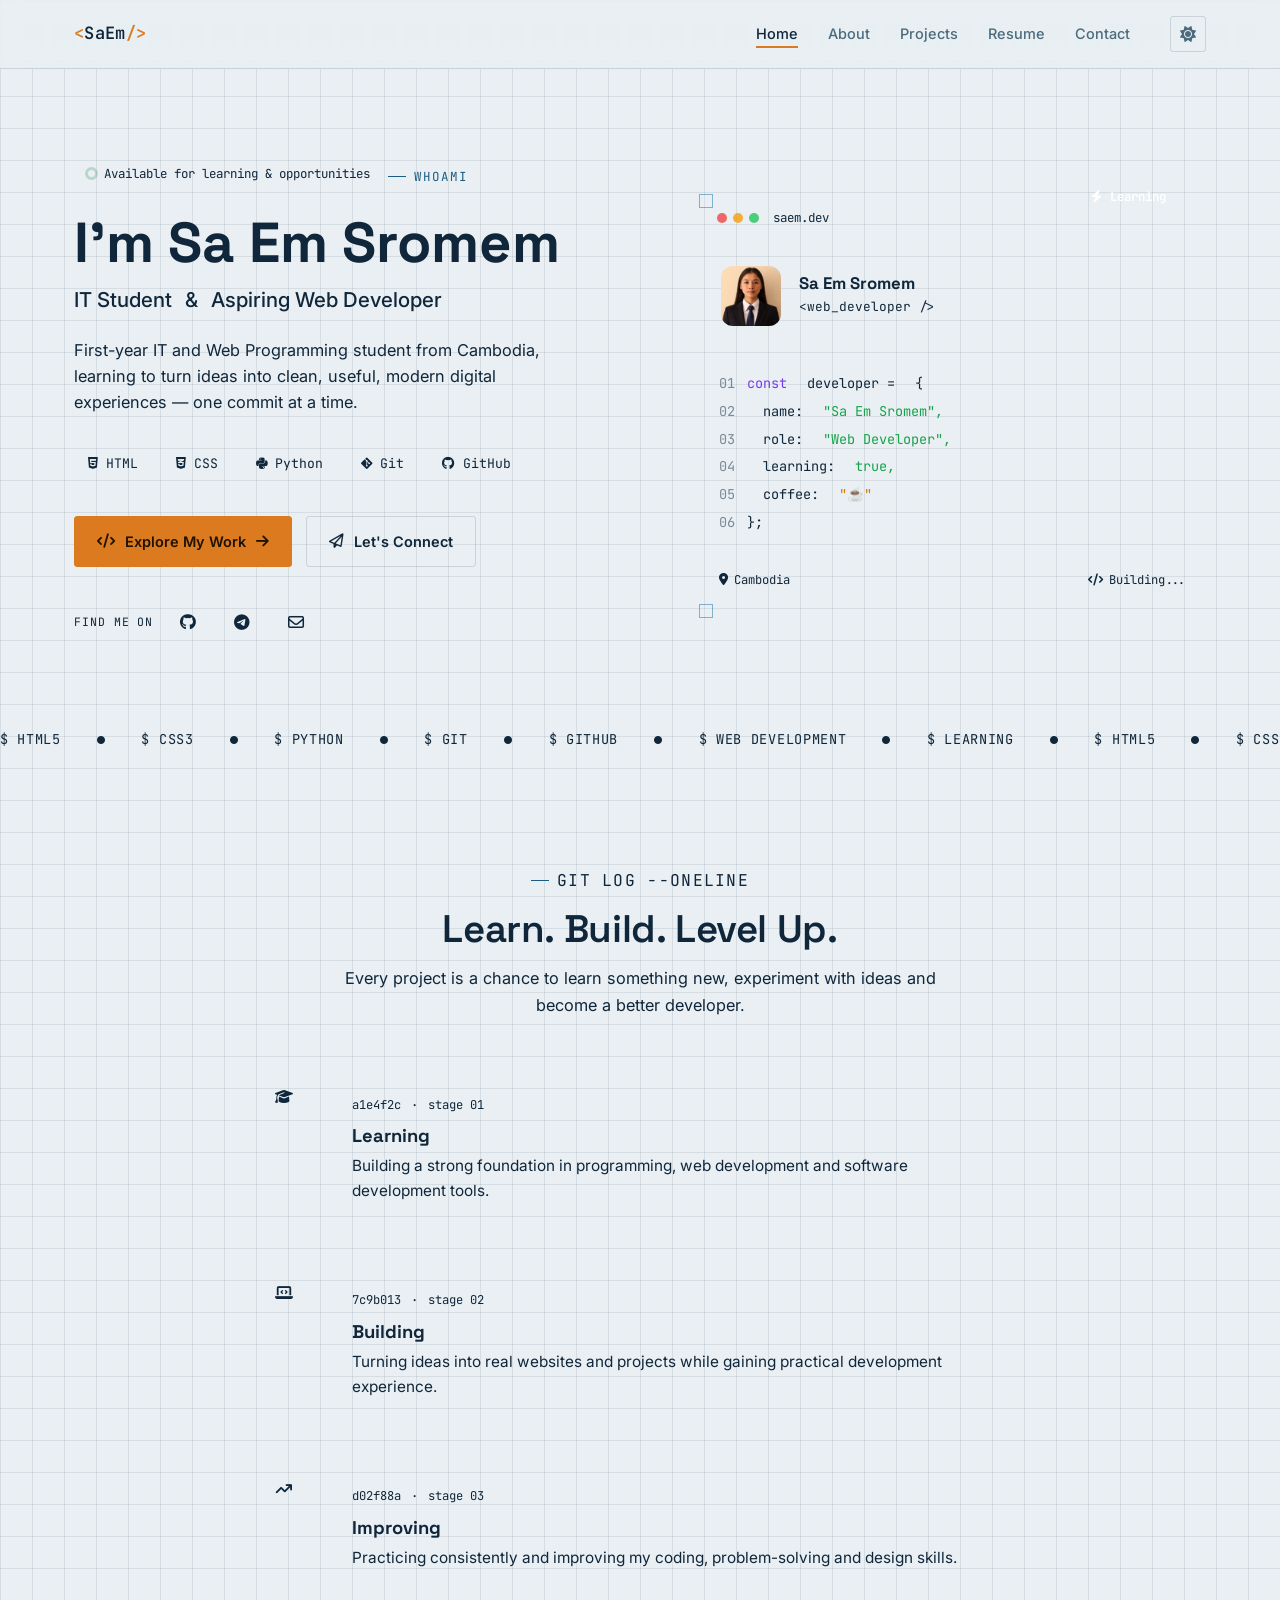
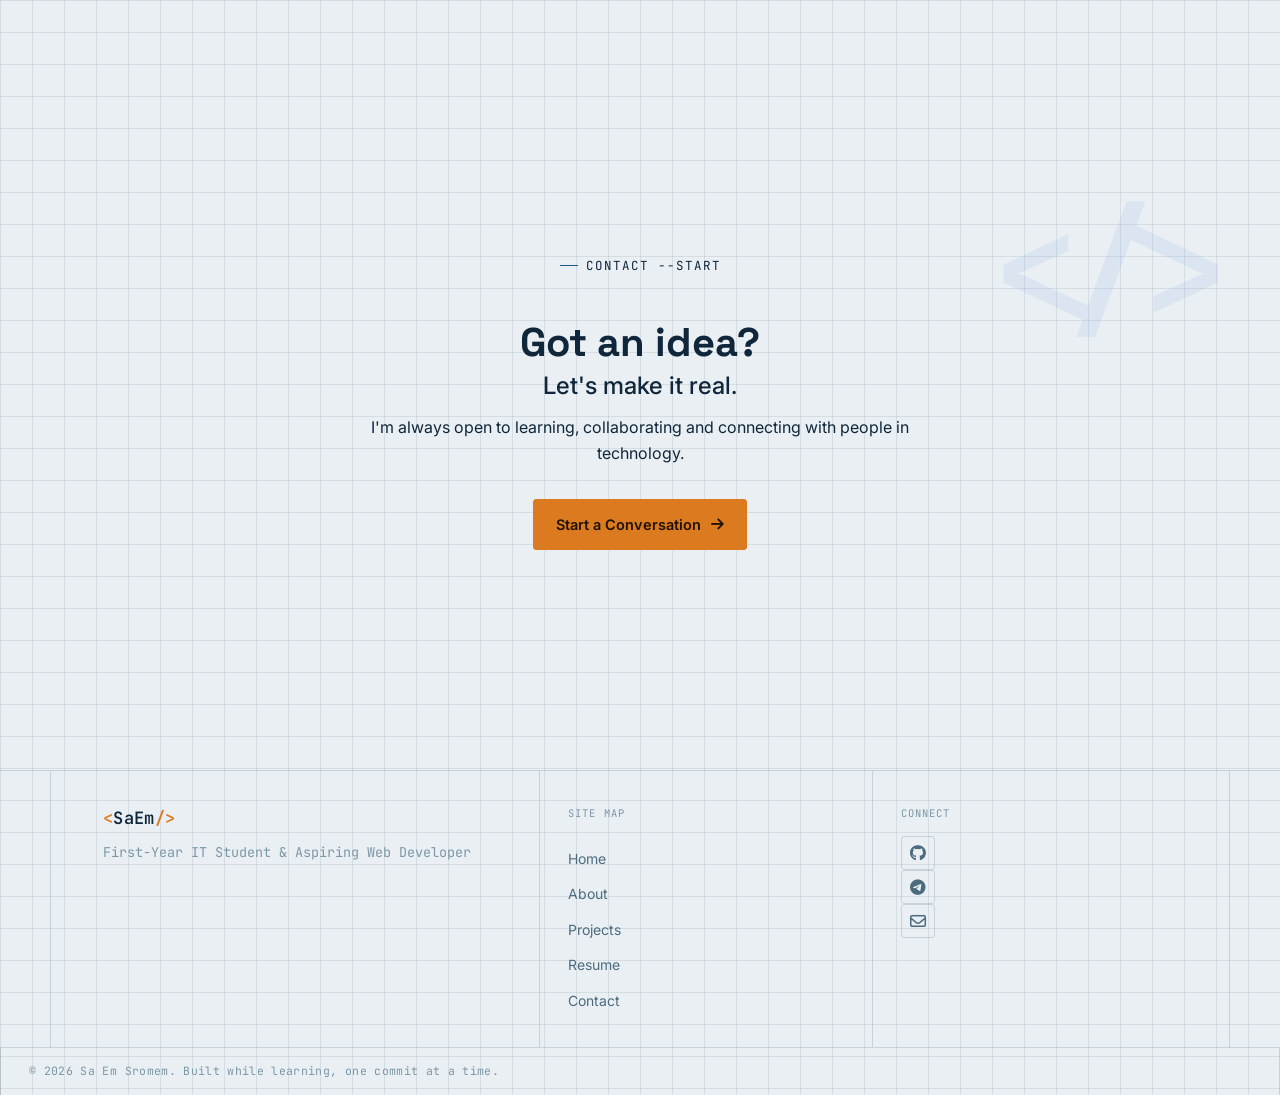
<file: index.html>
<!DOCTYPE html>
<html lang="en">

<head>

  <meta charset="UTF-8">
  <meta name="viewport" content="width=device-width, initial-scale=1.0">
  <meta name="description"
    content="Sa Em Sromem — IT and Web Programming student from Cambodia, building modern websites and learning full-stack development.">
  <meta name="author" content="Sa Em Sromem">
  <meta name="keywords"
    content="Sa Em Sromem, Web Programming, IT Student, Web Developer, Portfolio, Cambodia, HTML, CSS, Python, Git, GitHub">
  <meta name="robots" content="index, follow">
  <meta name="theme-color" content="#2563eb">

  <meta property="og:title" content="Sa Em Sromem | Aspiring Web Developer">
  <meta property="og:description" content="Portfolio of Sa Em Sromem, an IT and Web Programming student from Cambodia.">
  <meta property="og:type" content="website">
  <meta property="og:image" content="assets/images/profile.jpg">

  <title>Sa Em Sromem | Aspiring Web Developer</title>

  <link rel="preconnect" href="https://fonts.googleapis.com">
  <link rel="preconnect" href="https://fonts.gstatic.com" crossorigin>
  <link
    href="https://fonts.googleapis.com/css2?family=Space+Grotesk:wght@500;600;700&family=Inter:wght@400;500;600;700&family=JetBrains+Mono:wght@400;500;600&display=swap"
    rel="stylesheet">
  <link rel="stylesheet" href="https://cdnjs.cloudflare.com/ajax/libs/font-awesome/6.5.2/css/all.min.css">

  <link rel="stylesheet" href="css/style.css">
  <link rel="stylesheet" href="css/dark-mode.css">
  <link rel="stylesheet" href="css/responsive.css">
  <link rel="stylesheet" href="css/home.css">

</head>

<body>

  <header>
    <nav class="navbar" aria-label="Main navigation">
      <div class="container">

        <a href="index.html" class="nav-logo" aria-label="Sa Em Sromem Home">
          <span class="bracket">&lt;</span>SaEm<span class="bracket">/&gt;</span>
        </a>

        <div class="nav-menu">
          <ul class="nav-links">
            <li><a href="index.html" class="active" aria-current="page">Home</a></li>
            <li><a href="pages/about.html">About</a></li>
            <li><a href="pages/projects.html">Projects</a></li>
            <li><a href="pages/resume.html">Resume</a></li>
            <li><a href="pages/contact.html">Contact</a></li>
          </ul>

          <div class="nav-actions">
            <button class="theme-toggle" type="button" aria-label="Toggle dark mode" aria-pressed="false">
              <i class="fa-solid fa-sun icon-sun" aria-hidden="true"></i>
              <i class="fa-solid fa-moon icon-moon" aria-hidden="true"></i>
            </button>
            <button class="hamburger" type="button" aria-label="Open navigation menu" aria-expanded="false">
              <span></span><span></span><span></span>
            </button>
          </div>
        </div>

      </div>
    </nav>
  </header>

  <main>

    <!-- HERO -->
    <section class="hero-section" aria-labelledby="hero-title">
      <div class="container hero-grid">

        <div class="hero-content reveal">

          <div class="hero-status">
            <span class="status-dot"></span>
            <span>Available for learning &amp; opportunities</span>
          </div>

          <p class="eyebrow">whoami</p>

          <h1 id="hero-title">I'm <span class="gradient-text">Sa Em Sromem</span></h1>

          <p class="hero-role">
            IT Student <span class="divider">&amp;</span> Aspiring Web Developer
          </p>

          <p class="hero-text">
            First-year IT and Web Programming student from Cambodia, learning to turn
            ideas into clean, useful, modern digital experiences — one commit at a time.
          </p>

          <div class="hero-tech-stack">
            <span><i class="fa-brands fa-html5"></i> HTML</span>
            <span><i class="fa-brands fa-css3-alt"></i> CSS</span>
            <span><i class="fa-brands fa-python"></i> Python</span>
            <span><i class="fa-brands fa-git-alt"></i> Git</span>
            <span><i class="fa-brands fa-github"></i> GitHub</span>
          </div>

          <div class="hero-actions">
            <a href="pages/projects.html" class="btn btn-primary">
              <i class="fa-solid fa-code"></i> Explore My Work <i class="fa-solid fa-arrow-right"></i>
            </a>
            <a href="pages/contact.html" class="btn btn-secondary">
              <i class="fa-regular fa-paper-plane"></i> Let's Connect
            </a>
          </div>

          <div class="hero-socials" aria-label="Social media links">
            <span class="social-label">FIND ME ON</span>
            <a href="https://github.com/saemsromem-cloud" target="_blank" rel="noopener noreferrer"
              aria-label="GitHub"><i class="fa-brands fa-github"></i></a>
            <a href="https://t.me/Em_Programming" target="_blank" rel="noopener noreferrer" aria-label="Telegram"><i
                class="fa-brands fa-telegram"></i></a>
            <a href="mailto:saemsromem@gmail.com" aria-label="Email"><i class="fa-regular fa-envelope"></i></a>
          </div>

        </div>

        <div class="hero-image-wrap reveal">

          <div class="developer-card">

            <div class="developer-card-top">
              <div class="window-dots"><span></span><span></span><span></span></div>
              <span class="window-title">saem.dev</span>
            </div>

            <div class="developer-profile">
              <div class="profile-ring">
                <img src="assets/images/profile.jpg" alt="Sa Em Sromem, IT and Web Programming student" width="64"
                  height="64" loading="eager">
              </div>
              <div class="profile-info">
                <h3>Sa Em Sromem</h3>
                <p>&lt;web_developer /&gt;</p>
              </div>
            </div>

            <div class="code-window">
              <div class="code-line"><span class="code-number">01</span><span class="code-purple">const</span><span
                  class="code-white">&nbsp;developer&nbsp;=</span><span class="code-blue">&nbsp;{</span></div>
              <div class="code-line"><span class="code-number">02</span><span
                  class="code-white">&nbsp;&nbsp;name:</span><span class="code-green">&nbsp;"Sa Em Sromem",</span></div>
              <div class="code-line"><span class="code-number">03</span><span
                  class="code-white">&nbsp;&nbsp;role:</span><span class="code-green">&nbsp;"Web Developer",</span>
              </div>
              <div class="code-line"><span class="code-number">04</span><span
                  class="code-white">&nbsp;&nbsp;learning:</span><span class="code-green">&nbsp;true,</span></div>
              <div class="code-line"><span class="code-number">05</span><span
                  class="code-white">&nbsp;&nbsp;coffee:</span><span class="code-orange">&nbsp;"☕"</span></div>
              <div class="code-line"><span class="code-number">06</span><span class="code-blue">};</span><span
                  class="caret"></span></div>
            </div>

            <div class="developer-card-bottom">
              <span><i class="fa-solid fa-location-dot"></i> Cambodia</span>
              <span><i class="fa-solid fa-code"></i> Building...</span>
            </div>

          </div>

          <div class="floating-badge">
            <i class="fa-solid fa-bolt"></i>
            <span>Learning</span>
          </div>

        </div>

      </div>
    </section>

    <!-- MARQUEE -->
    <section class="tech-marquee" aria-label="Technologies">
      <div class="marquee-track">
        <span>HTML5</span><i class="fa-solid fa-circle"></i>
        <span>CSS3</span><i class="fa-solid fa-circle"></i>
        <span>PYTHON</span><i class="fa-solid fa-circle"></i>
        <span>GIT</span><i class="fa-solid fa-circle"></i>
        <span>GITHUB</span><i class="fa-solid fa-circle"></i>
        <span>WEB DEVELOPMENT</span><i class="fa-solid fa-circle"></i>
        <span>LEARNING</span><i class="fa-solid fa-circle"></i>
        <span>HTML5</span><i class="fa-solid fa-circle"></i>
        <span>CSS3</span><i class="fa-solid fa-circle"></i>
        <span>PYTHON</span><i class="fa-solid fa-circle"></i>
        <span>GIT</span><i class="fa-solid fa-circle"></i>
        <span>GITHUB</span><i class="fa-solid fa-circle"></i>
        <span>WEB DEVELOPMENT</span><i class="fa-solid fa-circle"></i>
        <span>LEARNING</span><i class="fa-solid fa-circle"></i>
      </div>
    </section>

    <!-- WHAT I DO -->
    <section class="section container" aria-labelledby="intro-title">

      <div class="section-heading reveal">
        <p class="eyebrow">git log --oneline</p>
        <h2 id="intro-title">Learn. Build. Level Up.</h2>
        <p>Every project is a chance to learn something new, experiment with ideas and become a better developer.</p>
      </div>

      <div class="journey-log">

        <div class="journey-item reveal">
          <div class="journey-node"><i class="fa-solid fa-graduation-cap"></i></div>
          <div class="journey-body">
            <div class="journey-meta"><span class="hash">a1e4f2c</span><span>·</span><span>stage 01</span></div>
            <h3>Learning</h3>
            <p>Building a strong foundation in programming, web development and software development tools.</p>
          </div>
        </div>

        <div class="journey-item reveal">
          <div class="journey-node"><i class="fa-solid fa-laptop-code"></i></div>
          <div class="journey-body">
            <div class="journey-meta"><span class="hash">7c9b013</span><span>·</span><span>stage 02</span></div>
            <h3>Building</h3>
            <p>Turning ideas into real websites and projects while gaining practical development experience.</p>
          </div>
        </div>

        <div class="journey-item reveal">
          <div class="journey-node"><i class="fa-solid fa-arrow-trend-up"></i></div>
          <div class="journey-body">
            <div class="journey-meta"><span class="hash">d02f88a</span><span>·</span><span>stage 03</span></div>
            <h3>Improving</h3>
            <p>Practicing consistently and improving my coding, problem-solving and design skills.</p>
          </div>
        </div>

      </div>

    </section>

    <!-- CTA -->
    <section class="section container" aria-labelledby="cta-title">
      <div class="modern-cta reveal">
        <div class="cta-decoration">&lt;/&gt;</div>
        <div class="cta-content">
          <p class="eyebrow" style="justify-content:center;">contact --start</p>
          <h2 id="cta-title">Got an idea?<span>Let's make it real.</span></h2>
          <p>I'm always open to learning, collaborating and connecting with people in technology.</p>
          <a href="pages/contact.html" class="btn btn-primary">Start a Conversation <i
              class="fa-solid fa-arrow-right"></i></a>
        </div>
      </div>
    </section>

  </main>

  <footer class="footer">
    <div class="container">

      <div class="footer-brand">
        <a href="index.html" class="nav-logo" aria-label="Sa Em Sromem Home">
          <span class="bracket">&lt;</span>SaEm<span class="bracket">/&gt;</span>
        </a>
        <p>First-Year IT Student &amp; Aspiring Web Developer</p>
      </div>

      <ul class="footer-links">
        <li><a href="index.html">Home</a></li>
        <li><a href="pages/about.html">About</a></li>
        <li><a href="pages/projects.html">Projects</a></li>
        <li><a href="pages/resume.html">Resume</a></li>
        <li><a href="pages/contact.html">Contact</a></li>
      </ul>

      <div class="footer-social" aria-label="Social media links">
        <a href="https://github.com/saemsromem-cloud" target="_blank" rel="noopener noreferrer" aria-label="GitHub"><i
            class="fa-brands fa-github"></i></a>
        <a href="https://t.me/Em_Programming" target="_blank" rel="noopener noreferrer" aria-label="Telegram"><i
            class="fa-brands fa-telegram"></i></a>
        <a href="mailto:saemsromem@gmail.com" aria-label="Email"><i class="fa-regular fa-envelope"></i></a>
      </div>

    </div>

    <p class="footer-bottom">&copy; <span data-current-year></span> Sa Em Sromem. Built while learning, one commit at a
      time.</p>
  </footer>

  <script src="js/script.js"></script>

</body>

</html>
</file>
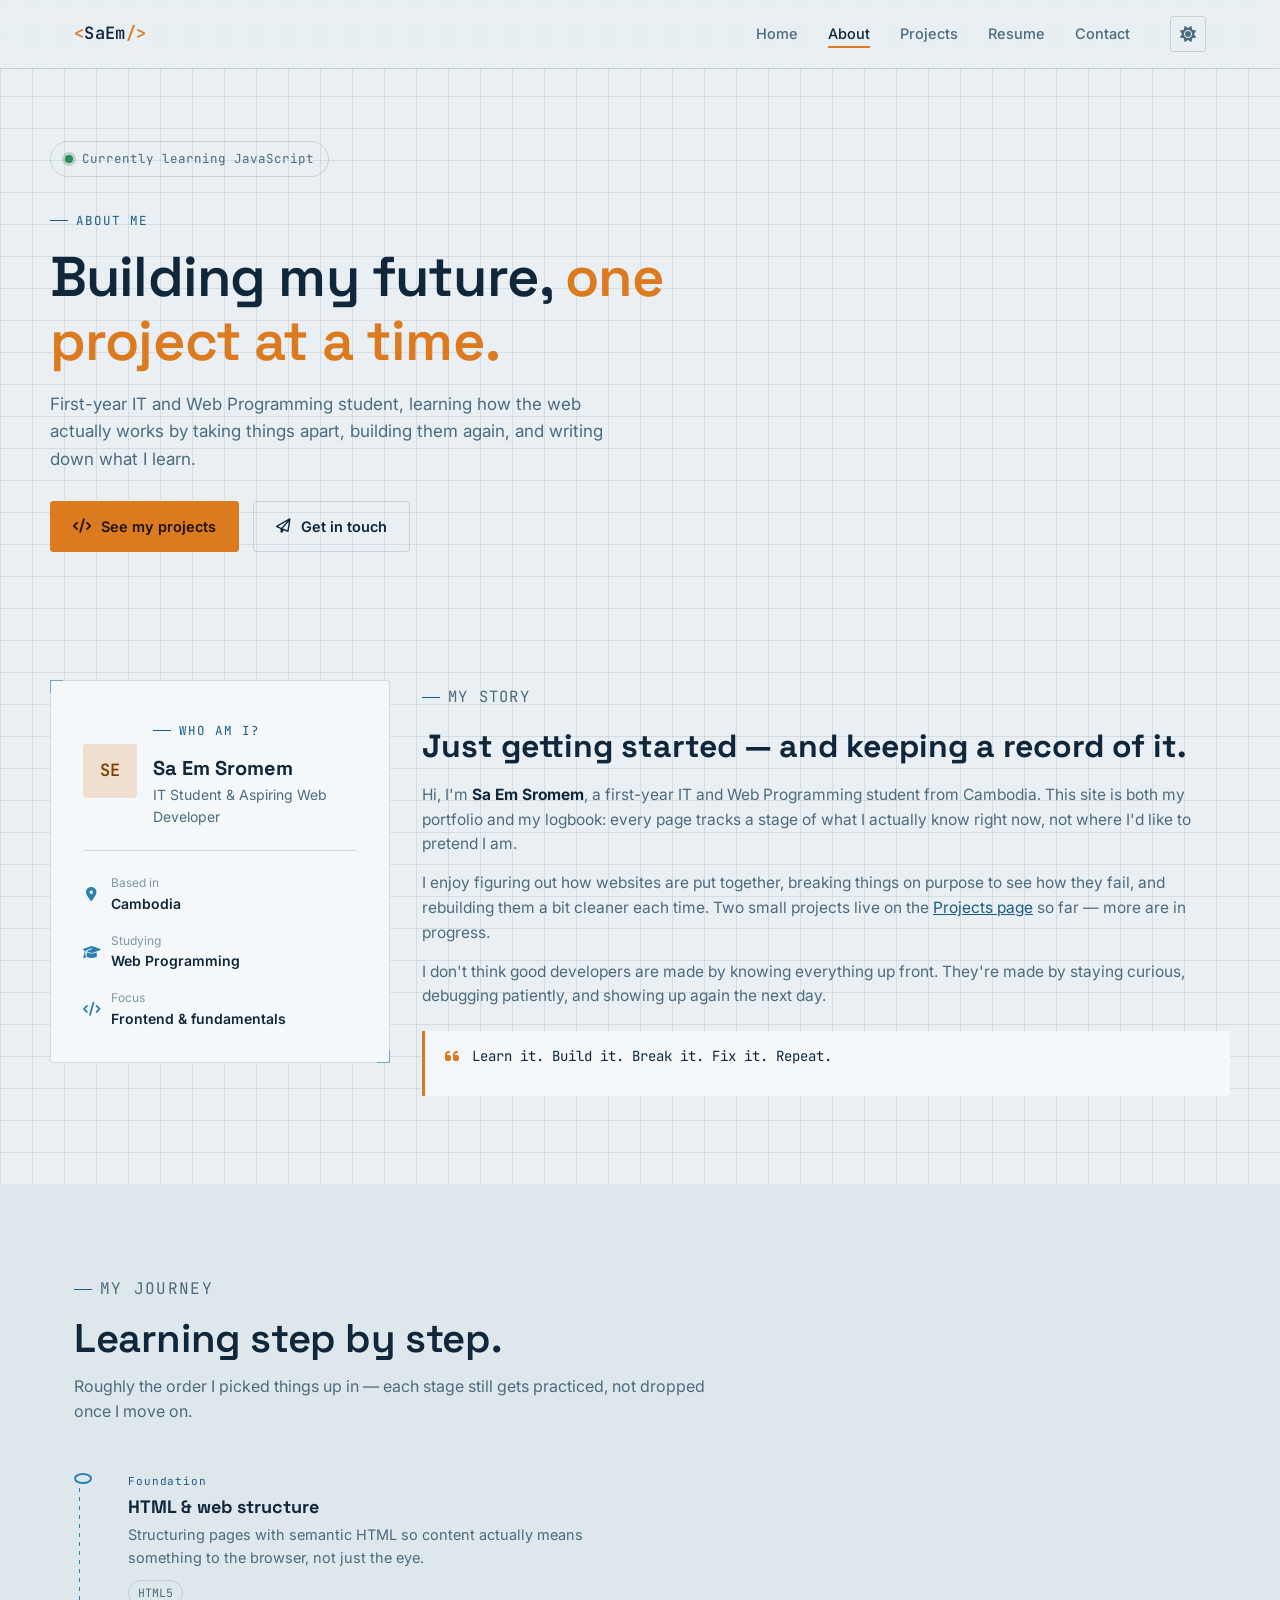
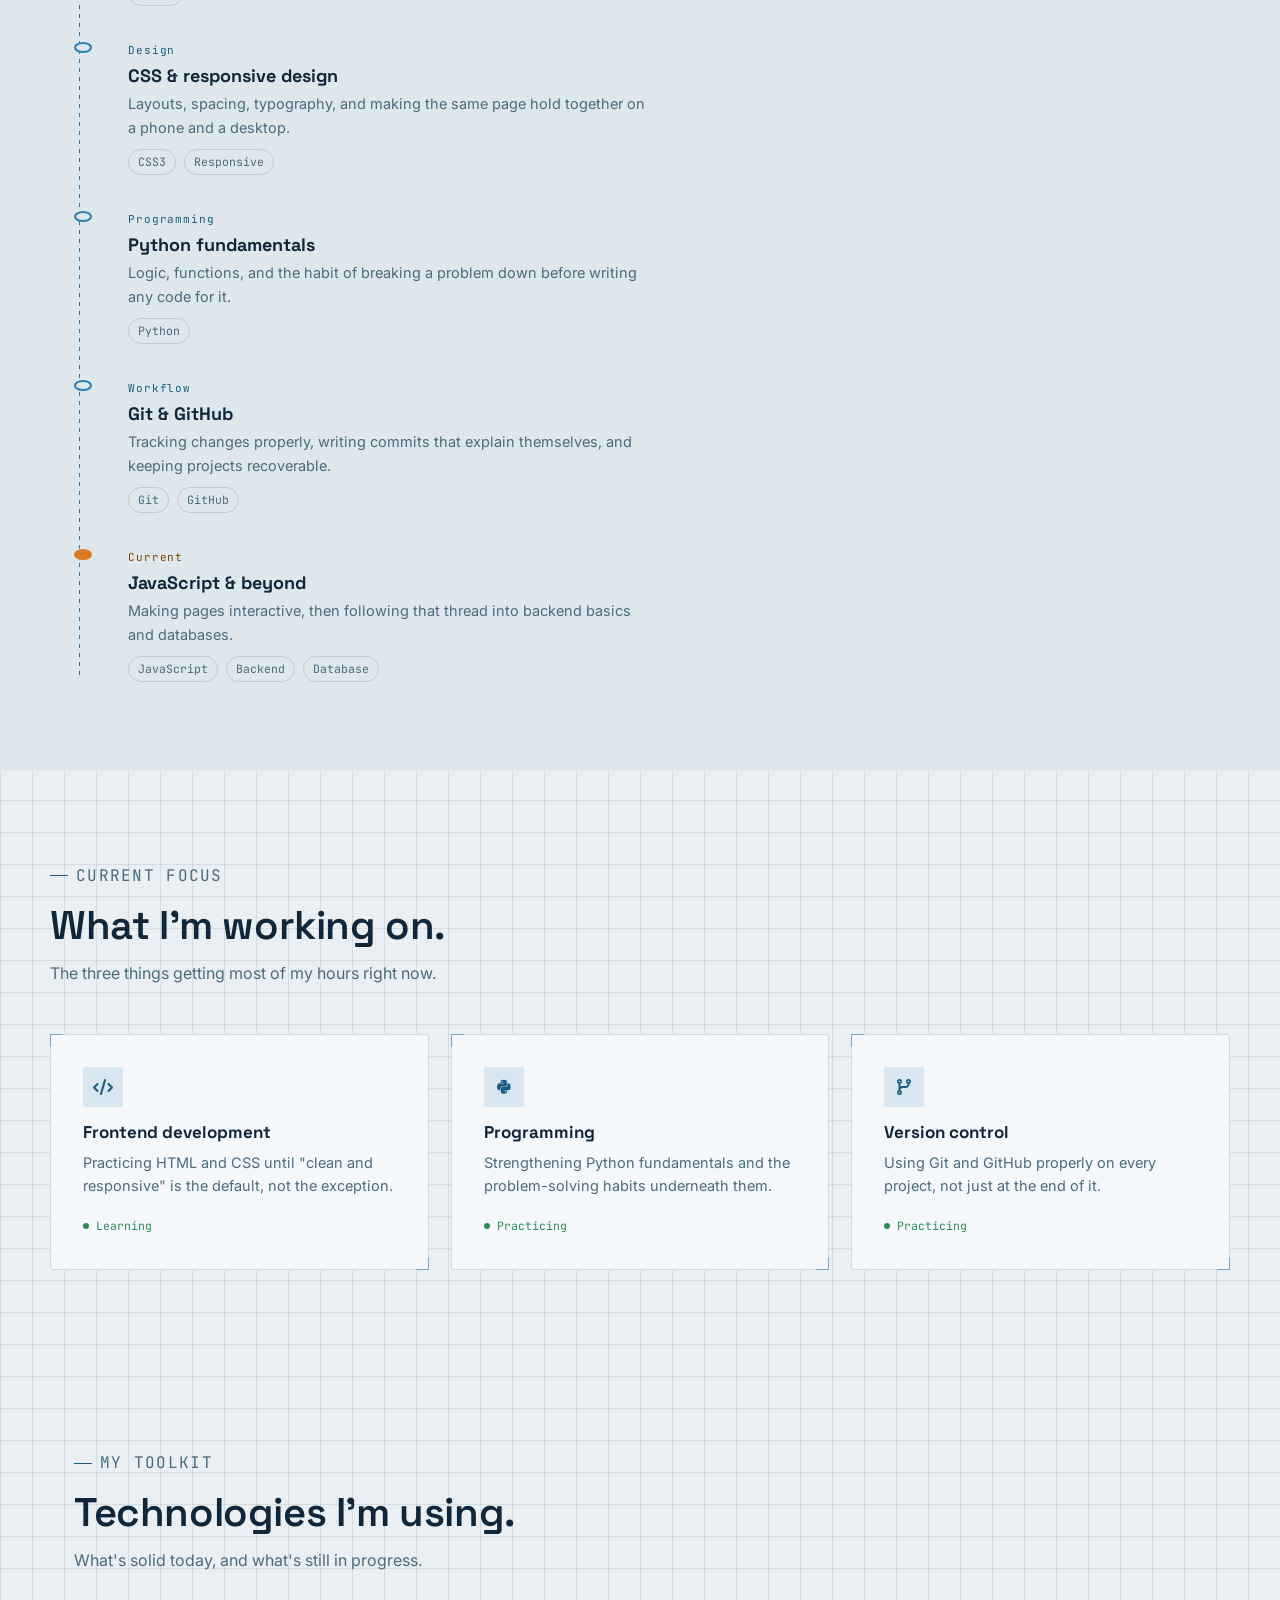
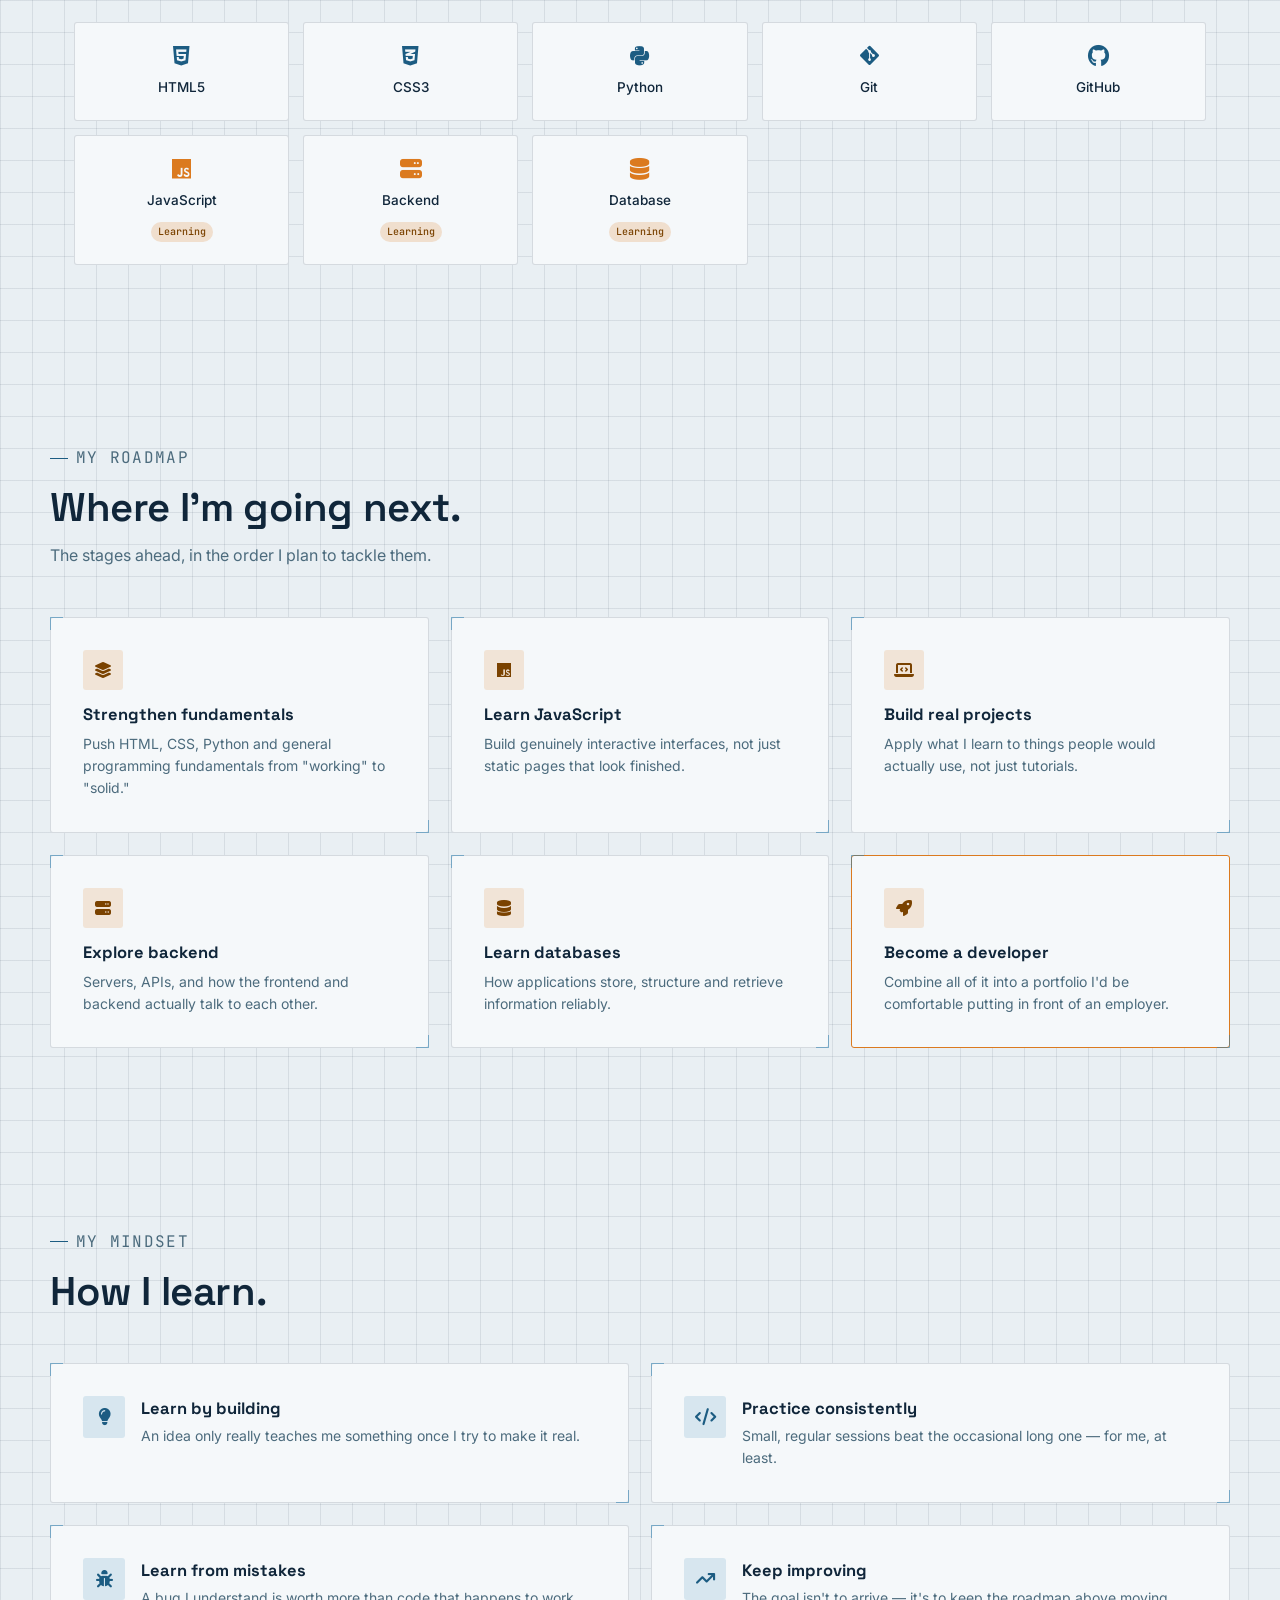
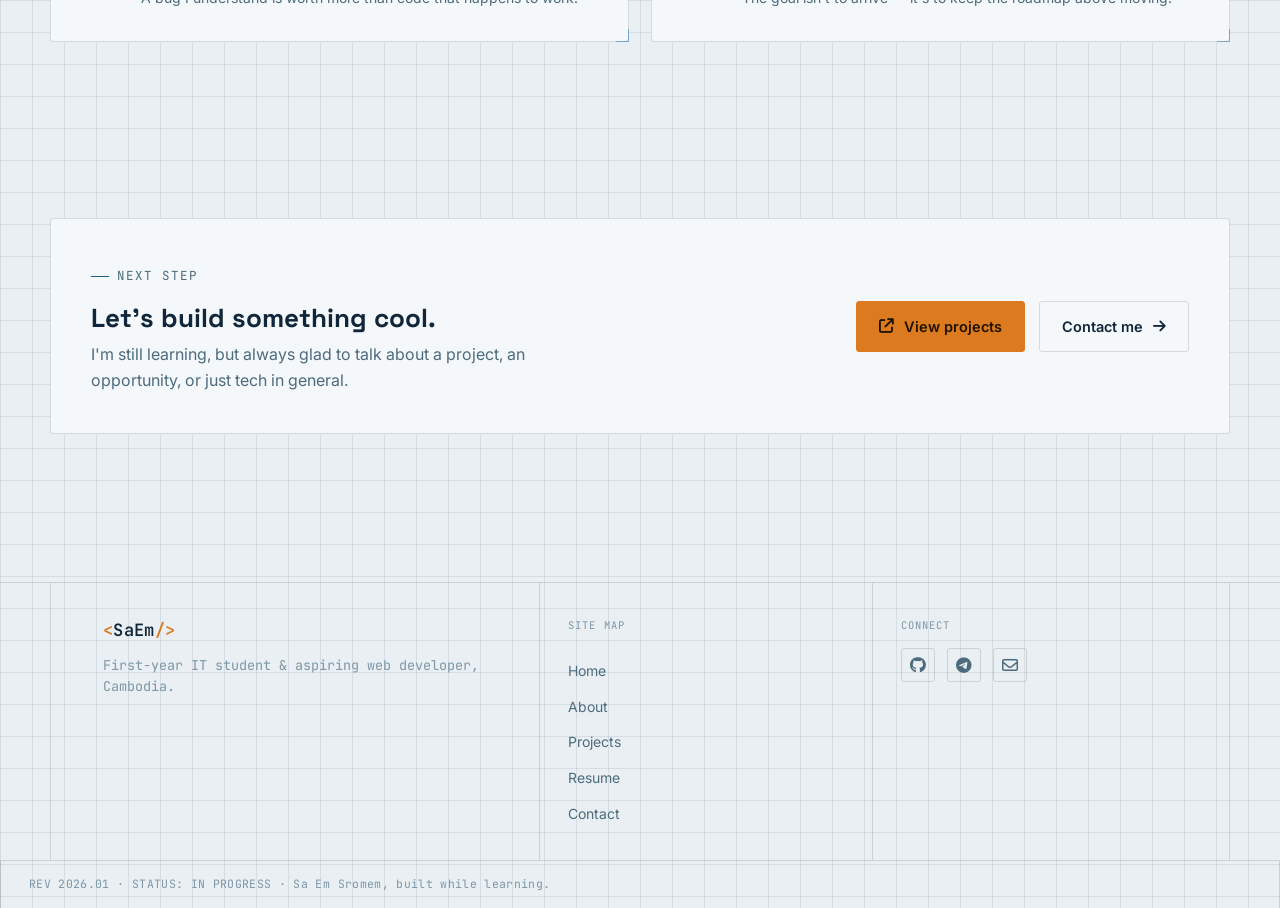
<file: pages/about.html>
<!DOCTYPE html>
<html lang="en">

<head>

  <meta charset="UTF-8" />
  <meta name="viewport" content="width=device-width, initial-scale=1.0" />

  <title>About | Sa Em Sromem</title>
  <meta name="description"
    content="Sa Em Sromem is a first-year IT and Web Programming student from Cambodia, building his foundation in HTML, CSS, Python, Git and GitHub, one project at a time.">
  <meta name="author" content="Sa Em Sromem">
  <meta name="keywords"
    content="Sa Em Sromem, About, IT Student, Web Programming, Web Developer, Cambodia, HTML, CSS, Python, Git, GitHub">
  <meta name="robots" content="index, follow">
  <meta name="theme-color" content="#0D2839">

  <meta property="og:title" content="About Sa Em Sromem | IT Student & Aspiring Web Developer">
  <meta property="og:description"
    content="A first-year IT and Web Programming student in Cambodia, learning in public and building real projects.">
  <meta property="og:type" content="profile">
  <meta property="og:image" content="../assets/images/profile.jpg">

  <link rel="preconnect" href="https://fonts.googleapis.com">
  <link rel="preconnect" href="https://fonts.gstatic.com" crossorigin>
  <link
    href="https://fonts.googleapis.com/css2?family=Space+Grotesk:wght@500;600;700&family=Inter:wght@400;500;600;700&family=JetBrains+Mono:wght@400;500;600&display=swap"
    rel="stylesheet">
  <link rel="stylesheet" href="https://cdnjs.cloudflare.com/ajax/libs/font-awesome/6.5.2/css/all.min.css">

  <link rel="stylesheet" href="../css/style.css">
  <link rel="stylesheet" href="../css/dark-mode.css">
  <link rel="stylesheet" href="../css/about.css">
  <link rel="stylesheet" href="../css/responsive.css">

</head>

<body>

  <header>
    <nav class="navbar" aria-label="Main navigation">
      <div class="container">
        <a href="../index.html" class="nav-logo" aria-label="Sa Em Sromem Home"><span
            class="bracket">&lt;</span>SaEm<span class="bracket">/&gt;</span></a>
        <div class="nav-menu">
          <ul class="nav-links">
            <li><a href="../index.html">Home</a></li>
            <li><a href="about.html" class="active" aria-current="page">About</a></li>
            <li><a href="projects.html">Projects</a></li>
            <li><a href="resume.html">Resume</a></li>
            <li><a href="contact.html">Contact</a></li>
          </ul>
          <div class="nav-actions">
            <button class="theme-toggle" type="button" aria-label="Switch to dark mode" aria-pressed="false">
              <i class="fa-solid fa-sun icon-sun" aria-hidden="true"></i>
              <i class="fa-solid fa-moon icon-moon" aria-hidden="true"></i>
            </button>
            <button class="hamburger" type="button" aria-label="Open navigation menu" aria-expanded="false">
              <span></span><span></span><span></span>
            </button>
          </div>
        </div>
      </div>
    </nav>
  </header>

  <main class="about-page">

    <!-- HERO -->
    <section class="about-hero container reveal" aria-labelledby="about-page-title">
      <div class="about-hero-badge"><span class="status-dot"></span><span>Currently learning JavaScript</span></div>
      <div class="about-hero-content">
        <p class="eyebrow">About me</p>
        <h1 id="about-page-title">Building my future, <span class="accent-text">one project at a time.</span></h1>
        <p class="about-hero-description">First-year IT and Web Programming student, learning how the web actually works
          by taking things apart, building them again, and writing down what I learn.</p>
        <div class="about-hero-actions">
          <a href="projects.html" class="btn btn-primary"><i class="fa-solid fa-code"></i> See my projects</a>
          <a href="contact.html" class="btn btn-secondary"><i class="fa-regular fa-paper-plane"></i> Get in touch</a>
        </div>
      </div>
    </section>

    <!-- INTRO -->
    <section class="section container">
      <div class="about-intro-grid">

        <article class="about-profile-card card reveal">
          <div class="profile-card-top">
            <div class="profile-avatar"><span>SE</span></div>
            <div>
              <p class="eyebrow">Who am I?</p>
              <h2>Sa Em Sromem</h2>
              <p class="profile-role">IT Student &amp; Aspiring Web Developer</p>
            </div>
          </div>
          <div class="profile-line"></div>
          <div class="profile-info">
            <div class="profile-info-item"><i class="fa-solid fa-location-dot"></i>
              <div><span>Based in</span><strong>Cambodia</strong></div>
            </div>
            <div class="profile-info-item"><i class="fa-solid fa-graduation-cap"></i>
              <div><span>Studying</span><strong>Web Programming</strong></div>
            </div>
            <div class="profile-info-item"><i class="fa-solid fa-code"></i>
              <div><span>Focus</span><strong>Frontend &amp; fundamentals</strong></div>
            </div>
          </div>
        </article>

        <article class="about-intro-content reveal">
          <p class="eyebrow">My story</p>
          <h2>Just getting started — and keeping a record of it.</h2>
          <p>Hi, I'm <strong>Sa Em Sromem</strong>, a first-year IT and Web Programming student from Cambodia. This site
            is both my portfolio and my logbook: every page tracks a stage of what I actually know right now, not where
            I'd like to pretend I am.</p>
          <p>I enjoy figuring out how websites are put together, breaking things on purpose to see how they fail, and
            rebuilding them a bit cleaner each time. Two small projects live on the <a href="projects.html"
              style="color:var(--blue-strong); text-decoration:underline;">Projects page</a> so far — more are in
            progress.</p>
          <p>I don't think good developers are made by knowing everything up front. They're made by staying curious,
            debugging patiently, and showing up again the next day.</p>
          <div class="quote-card"><i class="fa-solid fa-quote-left"></i>
            <p>Learn it. Build it. Break it. Fix it. Repeat.</p>
          </div>
        </article>

      </div>
    </section>

    <!-- JOURNEY -->
    <section class="section about-journey-section">
      <div class="container">
        <div class="section-header reveal">
          <p class="eyebrow">My journey</p>
          <h2>Learning step by step.</h2>
          <p>Roughly the order I picked things up in — each stage still gets practiced, not dropped once I move on.</p>
        </div>

        <div class="journey-timeline">
          <article class="journey-item reveal">
            <span class="journey-number"></span>
            <div class="journey-content">
              <span class="journey-tag">Foundation</span>
              <h3>HTML &amp; web structure</h3>
              <p>Structuring pages with semantic HTML so content actually means something to the browser, not just the
                eye.</p>
              <div class="journey-tech"><span>HTML5</span></div>
            </div>
          </article>
          <article class="journey-item reveal">
            <span class="journey-number"></span>
            <div class="journey-content">
              <span class="journey-tag">Design</span>
              <h3>CSS &amp; responsive design</h3>
              <p>Layouts, spacing, typography, and making the same page hold together on a phone and a desktop.</p>
              <div class="journey-tech"><span>CSS3</span><span>Responsive</span></div>
            </div>
          </article>
          <article class="journey-item reveal">
            <span class="journey-number"></span>
            <div class="journey-content">
              <span class="journey-tag">Programming</span>
              <h3>Python fundamentals</h3>
              <p>Logic, functions, and the habit of breaking a problem down before writing any code for it.</p>
              <div class="journey-tech"><span>Python</span></div>
            </div>
          </article>
          <article class="journey-item reveal">
            <span class="journey-number"></span>
            <div class="journey-content">
              <span class="journey-tag">Workflow</span>
              <h3>Git &amp; GitHub</h3>
              <p>Tracking changes properly, writing commits that explain themselves, and keeping projects recoverable.
              </p>
              <div class="journey-tech"><span>Git</span><span>GitHub</span></div>
            </div>
          </article>
          <article class="journey-item journey-item-current reveal">
            <span class="journey-number"></span>
            <div class="journey-content">
              <span class="journey-tag">Current</span>
              <h3>JavaScript &amp; beyond</h3>
              <p>Making pages interactive, then following that thread into backend basics and databases.</p>
              <div class="journey-tech"><span>JavaScript</span><span>Backend</span><span>Database</span></div>
            </div>
          </article>
        </div>
      </div>
    </section>

    <!-- CURRENT FOCUS -->
    <section class="section container">
      <div class="section-header reveal">
        <p class="eyebrow">Current focus</p>
        <h2>What I'm working on.</h2>
        <p>The three things getting most of my hours right now.</p>
      </div>
      <div class="focus-grid">
        <article class="focus-card card reveal">
          <div class="skill-icon"><i class="fa-solid fa-code"></i></div>
          <h3>Frontend development</h3>
          <p>Practicing HTML and CSS until "clean and responsive" is the default, not the exception.</p>
          <div class="focus-status"><span></span>Learning</div>
        </article>
        <article class="focus-card card reveal">
          <div class="skill-icon"><i class="fa-brands fa-python"></i></div>
          <h3>Programming</h3>
          <p>Strengthening Python fundamentals and the problem-solving habits underneath them.</p>
          <div class="focus-status"><span></span>Practicing</div>
        </article>
        <article class="focus-card card reveal">
          <div class="skill-icon"><i class="fa-solid fa-code-branch"></i></div>
          <h3>Version control</h3>
          <p>Using Git and GitHub properly on every project, not just at the end of it.</p>
          <div class="focus-status"><span></span>Practicing</div>
        </article>
      </div>
    </section>

    <!-- TECH STACK -->
    <section class="section about-skills-section">
      <div class="container">
        <div class="section-header reveal">
          <p class="eyebrow">My toolkit</p>
          <h2>Technologies I'm using.</h2>
          <p>What's solid today, and what's still in progress.</p>
        </div>
        <div class="tech-stack">
          <div class="tech-item reveal"><i class="fa-brands fa-html5"></i><span>HTML5</span></div>
          <div class="tech-item reveal"><i class="fa-brands fa-css3-alt"></i><span>CSS3</span></div>
          <div class="tech-item reveal"><i class="fa-brands fa-python"></i><span>Python</span></div>
          <div class="tech-item reveal"><i class="fa-brands fa-git-alt"></i><span>Git</span></div>
          <div class="tech-item reveal"><i class="fa-brands fa-github"></i><span>GitHub</span></div>
          <div class="tech-item tech-item-learning reveal"><i
              class="fa-brands fa-js"></i><span>JavaScript</span><small>Learning</small></div>
          <div class="tech-item tech-item-learning reveal"><i
              class="fa-solid fa-server"></i><span>Backend</span><small>Learning</small></div>
          <div class="tech-item tech-item-learning reveal"><i
              class="fa-solid fa-database"></i><span>Database</span><small>Learning</small></div>
        </div>
      </div>
    </section>

    <!-- ROADMAP -->
    <section class="section container">
      <div class="section-header reveal">
        <p class="eyebrow">My roadmap</p>
        <h2>Where I'm going next.</h2>
        <p>The stages ahead, in the order I plan to tackle them.</p>
      </div>
      <div class="roadmap-grid">
        <article class="roadmap-card card reveal">
          <div class="roadmap-icon"><i class="fa-solid fa-layer-group"></i></div>
          <h3>Strengthen fundamentals</h3>
          <p>Push HTML, CSS, Python and general programming fundamentals from "working" to "solid."</p>
        </article>
        <article class="roadmap-card card reveal">
          <div class="roadmap-icon"><i class="fa-brands fa-js"></i></div>
          <h3>Learn JavaScript</h3>
          <p>Build genuinely interactive interfaces, not just static pages that look finished.</p>
        </article>
        <article class="roadmap-card card reveal">
          <div class="roadmap-icon"><i class="fa-solid fa-laptop-code"></i></div>
          <h3>Build real projects</h3>
          <p>Apply what I learn to things people would actually use, not just tutorials.</p>
        </article>
        <article class="roadmap-card card reveal">
          <div class="roadmap-icon"><i class="fa-solid fa-server"></i></div>
          <h3>Explore backend</h3>
          <p>Servers, APIs, and how the frontend and backend actually talk to each other.</p>
        </article>
        <article class="roadmap-card card reveal">
          <div class="roadmap-icon"><i class="fa-solid fa-database"></i></div>
          <h3>Learn databases</h3>
          <p>How applications store, structure and retrieve information reliably.</p>
        </article>
        <article class="roadmap-card roadmap-card-highlight card reveal">
          <div class="roadmap-icon"><i class="fa-solid fa-rocket"></i></div>
          <h3>Become a developer</h3>
          <p>Combine all of it into a portfolio I'd be comfortable putting in front of an employer.</p>
        </article>
      </div>
    </section>

    <!-- MINDSET -->
    <section class="section container">
      <div class="section-header reveal">
        <p class="eyebrow">My mindset</p>
        <h2>How I learn.</h2>
      </div>
      <div class="mindset-grid">
        <article class="mindset-card card reveal">
          <div class="mindset-icon"><i class="fa-solid fa-lightbulb"></i></div>
          <div>
            <h3>Learn by building</h3>
            <p>An idea only really teaches me something once I try to make it real.</p>
          </div>
        </article>
        <article class="mindset-card card reveal">
          <div class="mindset-icon"><i class="fa-solid fa-code"></i></div>
          <div>
            <h3>Practice consistently</h3>
            <p>Small, regular sessions beat the occasional long one — for me, at least.</p>
          </div>
        </article>
        <article class="mindset-card card reveal">
          <div class="mindset-icon"><i class="fa-solid fa-bug"></i></div>
          <div>
            <h3>Learn from mistakes</h3>
            <p>A bug I understand is worth more than code that happens to work.</p>
          </div>
        </article>
        <article class="mindset-card card reveal">
          <div class="mindset-icon"><i class="fa-solid fa-arrow-trend-up"></i></div>
          <div>
            <h3>Keep improving</h3>
            <p>The goal isn't to arrive — it's to keep the roadmap above moving.</p>
          </div>
        </article>
      </div>
    </section>

    <!-- CTA -->
    <section class="section container reveal">
      <div class="about-cta">
        <div class="about-cta-content">
          <p class="eyebrow">Next step</p>
          <h2>Let's build something cool.</h2>
          <p>I'm still learning, but always glad to talk about a project, an opportunity, or just tech in general.</p>
        </div>
        <div class="about-cta-actions">
          <a href="projects.html" class="btn btn-primary"><i class="fa-solid fa-arrow-up-right-from-square"></i> View
            projects</a>
          <a href="contact.html" class="btn btn-secondary">Contact me <i class="fa-solid fa-arrow-right"></i></a>
        </div>
      </div>
    </section>

  </main>

  <footer class="footer">
    <div class="container">
      <div class="footer-brand">
        <a href="../index.html" class="nav-logo" aria-label="Sa Em Sromem Home"><span
            class="bracket">&lt;</span>SaEm<span class="bracket">/&gt;</span></a>
        <p>First-year IT student &amp; aspiring web developer, Cambodia.</p>
      </div>
      <ul class="footer-links">
        <li><a href="../index.html">Home</a></li>
        <li><a href="about.html" aria-current="page">About</a></li>
        <li><a href="projects.html">Projects</a></li>
        <li><a href="resume.html">Resume</a></li>
        <li><a href="contact.html">Contact</a></li>
      </ul>
      <div class="footer-social">
        <div class="footer-social-row">
          <a href="https://github.com/saemsromem-cloud" target="_blank" rel="noopener noreferrer" aria-label="GitHub"><i
              class="fa-brands fa-github"></i></a>
          <a href="https://t.me/Em_Programming" target="_blank" rel="noopener noreferrer" aria-label="Telegram"><i
              class="fa-brands fa-telegram"></i></a>
          <a href="mailto:saemsromem@gmail.com" aria-label="Email"><i class="fa-regular fa-envelope"></i></a>
        </div>
      </div>
    </div>
    <p class="footer-bottom">REV <span data-current-year></span>.01 &middot; STATUS: IN PROGRESS &middot; Sa Em Sromem,
      built while learning.</p>
  </footer>

  <script src="../js/script.js"></script>
</body>

</html>
</file>
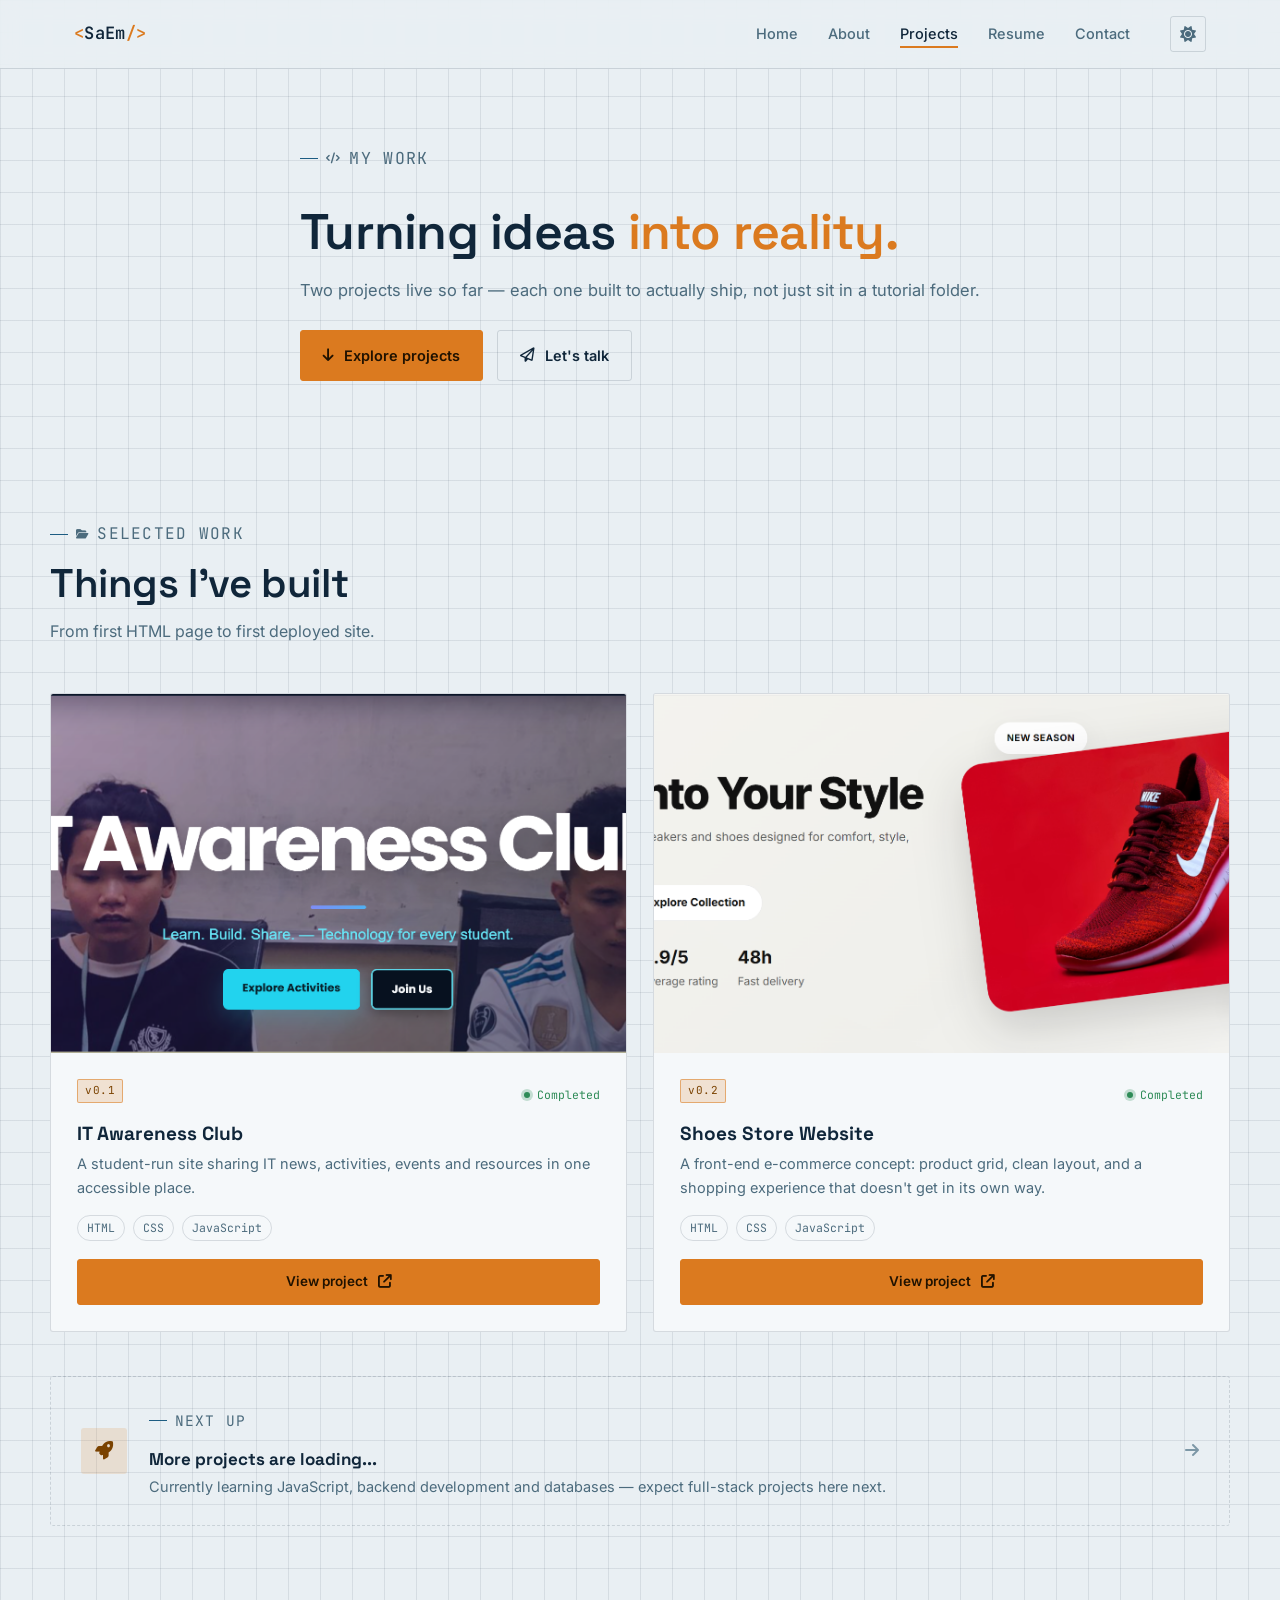
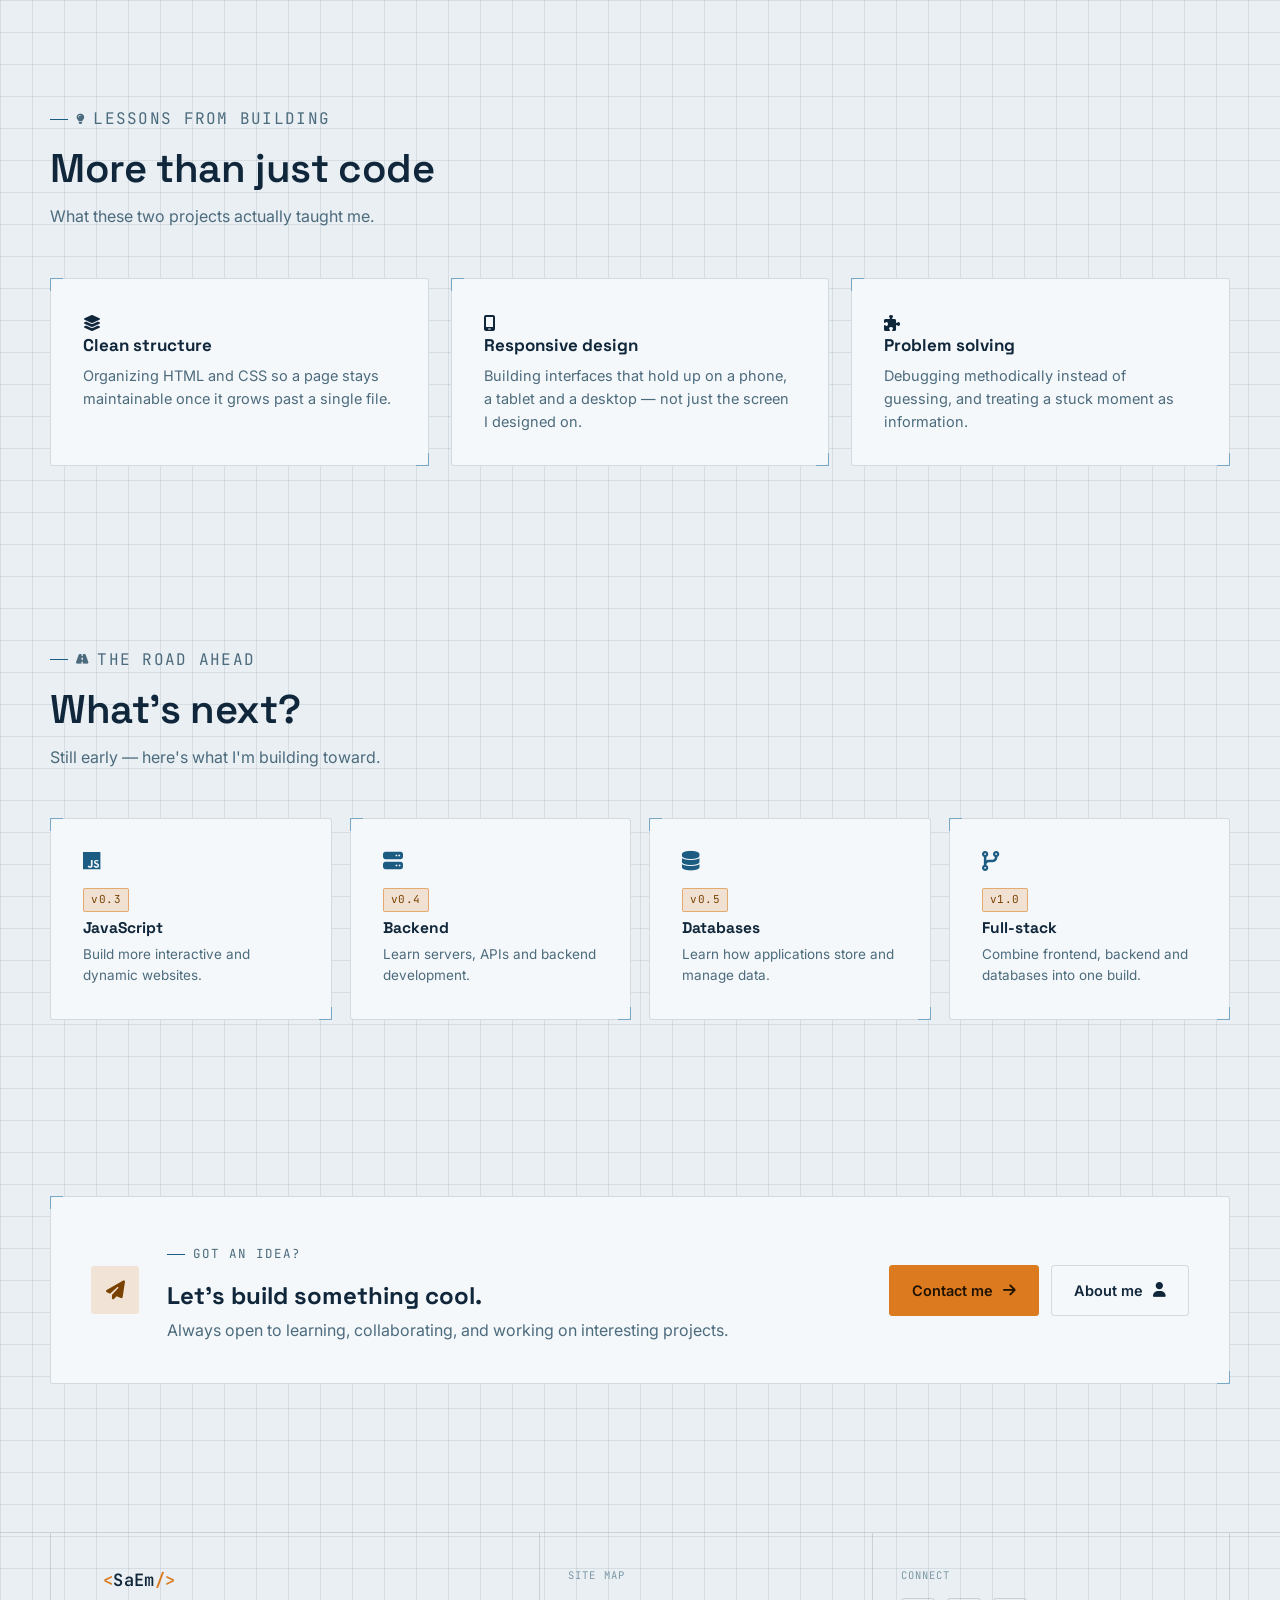
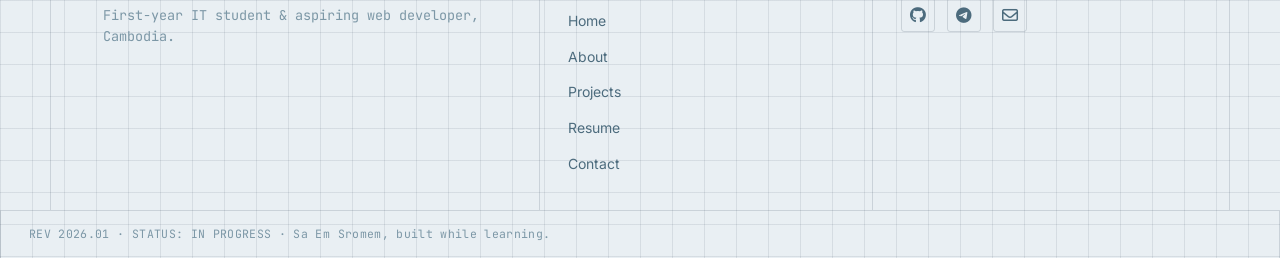
<file: pages/projects.html>
<!DOCTYPE html>
<html lang="en">

<head>

  <meta charset="UTF-8">
  <meta name="viewport" content="width=device-width, initial-scale=1.0">

  <title>Projects | Sa Em Sromem</title>
  <meta name="description"
    content="Projects built by Sa Em Sromem while learning web development — an IT Awareness Club site and a shoe store frontend, with more on the way.">
  <meta name="author" content="Sa Em Sromem">
  <meta name="keywords"
    content="Sa Em Sromem, Web Developer, Web Programming, IT Student, Projects, HTML, CSS, JavaScript, GitHub, Cambodia">
  <meta name="robots" content="index, follow">
  <meta name="theme-color" content="#0D2839">

  <meta property="og:title" content="Projects | Sa Em Sromem">
  <meta property="og:description"
    content="A small, growing collection of websites built while learning web development.">
  <meta property="og:type" content="website">

  <link rel="preconnect" href="https://fonts.googleapis.com">
  <link rel="preconnect" href="https://fonts.gstatic.com" crossorigin>
  <link
    href="https://fonts.googleapis.com/css2?family=Space+Grotesk:wght@500;600;700&family=Inter:wght@400;500;600;700&family=JetBrains+Mono:wght@400;500;600&display=swap"
    rel="stylesheet">
  <link rel="stylesheet" href="https://cdnjs.cloudflare.com/ajax/libs/font-awesome/6.5.2/css/all.min.css">

  <link rel="stylesheet" href="../css/style.css">
  <link rel="stylesheet" href="../css/dark-mode.css">
  <link rel="stylesheet" href="../css/projects.css">
  <link rel="stylesheet" href="../css/responsive.css">

</head>

<body>

  <header>
    <nav class="navbar" aria-label="Main navigation">
      <div class="container">
        <a href="../index.html" class="nav-logo" aria-label="Sa Em Sromem Home"><span
            class="bracket">&lt;</span>SaEm<span class="bracket">/&gt;</span></a>
        <div class="nav-menu">
          <ul class="nav-links">
            <li><a href="../index.html">Home</a></li>
            <li><a href="about.html">About</a></li>
            <li><a href="projects.html" class="active" aria-current="page">Projects</a></li>
            <li><a href="resume.html">Resume</a></li>
            <li><a href="contact.html">Contact</a></li>
          </ul>
          <div class="nav-actions">
            <button class="theme-toggle" type="button" aria-label="Switch to dark mode" aria-pressed="false">
              <i class="fa-solid fa-sun icon-sun" aria-hidden="true"></i>
              <i class="fa-solid fa-moon icon-moon" aria-hidden="true"></i>
            </button>
            <button class="hamburger" type="button" aria-label="Open navigation menu" aria-expanded="false">
              <span></span><span></span><span></span>
            </button>
          </div>
        </div>
      </div>
    </nav>
  </header>

  <main>

    <section class="page-hero projects-hero container reveal" aria-labelledby="projects-title">
      <p class="eyebrow"><i class="fa-solid fa-code"></i> My work</p>
      <h1 id="projects-title">Turning ideas <span class="highlight">into reality.</span></h1>
      <p>Two projects live so far — each one built to actually ship, not just sit in a tutorial folder.</p>
      <div class="hero-actions">
        <a href="#projects" class="btn btn-primary"><i class="fa-solid fa-arrow-down"></i> Explore projects</a>
        <a href="contact.html" class="btn btn-secondary"><i class="fa-regular fa-paper-plane"></i> Let's talk</a>
      </div>
    </section>

    <section class="section container" id="projects" aria-labelledby="projects-heading">
      <div class="section-header reveal">
        <p class="eyebrow"><i class="fa-solid fa-folder-open"></i> Selected work</p>
        <h2 id="projects-heading">Things I've built</h2>
        <p>From first HTML page to first deployed site.</p>
      </div>

      <div class="projects-grid">

        <article class="card project-card reveal">
          <div class="project-image">
            <img src="../assets/images/it-awareness-club.png" alt="IT Awareness Club website" loading="lazy">
            <div class="project-overlay"><span><i class="fa-solid fa-arrow-up-right-from-square"></i> Live
                website</span></div>
          </div>
          <div class="project-body">
            <div class="project-meta">
              <span class="section-number">v0.1</span>
              <span class="project-status"><span class="status-dot"></span>Completed</span>
            </div>
            <h3>IT Awareness Club</h3>
            <p>A student-run site sharing IT news, activities, events and resources in one accessible place.</p>
            <div class="project-tech"><span>HTML</span><span>CSS</span><span>JavaScript</span></div>
            <div class="project-actions">
              <a href="https://it-awareness-club-project.vercel.app/" target="_blank" rel="noopener noreferrer"
                class="btn btn-primary">View project <i class="fa-solid fa-arrow-up-right-from-square"></i></a>
            </div>
          </div>
        </article>

        <article class="card project-card reveal">
          <div class="project-image">
            <img src="../assets/images/shoes-store.png" alt="Shoes Store website" loading="lazy">
            <div class="project-overlay"><span><i class="fa-solid fa-arrow-up-right-from-square"></i> Live
                website</span></div>
          </div>
          <div class="project-body">
            <div class="project-meta">
              <span class="section-number">v0.2</span>
              <span class="project-status"><span class="status-dot"></span>Completed</span>
            </div>
            <h3>Shoes Store Website</h3>
            <p>A front-end e-commerce concept: product grid, clean layout, and a shopping experience that doesn't get in
              its own way.</p>
            <div class="project-tech"><span>HTML</span><span>CSS</span><span>JavaScript</span></div>
            <div class="project-actions">
              <a href="https://shoes-store-website-nine.vercel.app/" target="_blank" rel="noopener noreferrer"
                class="btn btn-primary">View project <i class="fa-solid fa-arrow-up-right-from-square"></i></a>
            </div>
          </div>
        </article>

      </div>

      <div class="projects-note reveal">
        <div class="projects-note-icon"><i class="fa-solid fa-rocket"></i></div>
        <div class="projects-note-content">
          <p class="eyebrow">Next up</p>
          <h3>More projects are loading...</h3>
          <p>Currently learning JavaScript, backend development and databases — expect full-stack projects here next.
          </p>
        </div>
        <div class="projects-note-arrow"><i class="fa-solid fa-arrow-right"></i></div>
      </div>
    </section>

    <section class="section container" aria-labelledby="learning-title">
      <div class="section-header reveal">
        <p class="eyebrow"><i class="fa-solid fa-lightbulb"></i> Lessons from building</p>
        <h2 id="learning-title">More than just code</h2>
        <p>What these two projects actually taught me.</p>
      </div>
      <div class="skills-grid">
        <article class="card skill-card reveal">
          <div class="skill-icon"><i class="fa-solid fa-layer-group"></i></div>
          <h3>Clean structure</h3>
          <p>Organizing HTML and CSS so a page stays maintainable once it grows past a single file.</p>
        </article>
        <article class="card skill-card reveal">
          <div class="skill-icon"><i class="fa-solid fa-mobile-screen"></i></div>
          <h3>Responsive design</h3>
          <p>Building interfaces that hold up on a phone, a tablet and a desktop — not just the screen I designed on.
          </p>
        </article>
        <article class="card skill-card reveal">
          <div class="skill-icon"><i class="fa-solid fa-puzzle-piece"></i></div>
          <h3>Problem solving</h3>
          <p>Debugging methodically instead of guessing, and treating a stuck moment as information.</p>
        </article>
      </div>
    </section>

    <section class="section container" aria-labelledby="roadmap-title">
      <div class="section-header reveal">
        <p class="eyebrow"><i class="fa-solid fa-road"></i> The road ahead</p>
        <h2 id="roadmap-title">What's next?</h2>
        <p>Still early — here's what I'm building toward.</p>
      </div>
      <div class="goals-grid">
        <article class="card goal-card reveal">
          <i class="fa-brands fa-js"></i>
          <div><span class="goal-number">v0.3</span>
            <h3>JavaScript</h3>
            <p>Build more interactive and dynamic websites.</p>
          </div>
        </article>
        <article class="card goal-card reveal">
          <i class="fa-solid fa-server"></i>
          <div><span class="goal-number">v0.4</span>
            <h3>Backend</h3>
            <p>Learn servers, APIs and backend development.</p>
          </div>
        </article>
        <article class="card goal-card reveal">
          <i class="fa-solid fa-database"></i>
          <div><span class="goal-number">v0.5</span>
            <h3>Databases</h3>
            <p>Learn how applications store and manage data.</p>
          </div>
        </article>
        <article class="card goal-card reveal">
          <i class="fa-solid fa-code-branch"></i>
          <div><span class="goal-number">v1.0</span>
            <h3>Full-stack</h3>
            <p>Combine frontend, backend and databases into one build.</p>
          </div>
        </article>
      </div>
    </section>

    <section class="section container reveal" aria-labelledby="projects-cta-title">
      <div class="card projects-cta">
        <div class="projects-cta-icon"><i class="fa-solid fa-paper-plane"></i></div>
        <div class="projects-cta-content">
          <p class="eyebrow">Got an idea?</p>
          <h2 id="projects-cta-title">Let's build something cool.</h2>
          <p>Always open to learning, collaborating, and working on interesting projects.</p>
        </div>
        <div class="hero-actions">
          <a href="contact.html" class="btn btn-primary">Contact me <i class="fa-solid fa-arrow-right"></i></a>
          <a href="about.html" class="btn btn-secondary">About me <i class="fa-solid fa-user"></i></a>
        </div>
      </div>
    </section>

  </main>

  <footer class="footer">
    <div class="container">
      <div class="footer-brand">
        <a href="../index.html" class="nav-logo" aria-label="Sa Em Sromem Home"><span
            class="bracket">&lt;</span>SaEm<span class="bracket">/&gt;</span></a>
        <p>First-year IT student &amp; aspiring web developer, Cambodia.</p>
      </div>
      <ul class="footer-links">
        <li><a href="../index.html">Home</a></li>
        <li><a href="about.html">About</a></li>
        <li><a href="projects.html" aria-current="page">Projects</a></li>
        <li><a href="resume.html">Resume</a></li>
        <li><a href="contact.html">Contact</a></li>
      </ul>
      <div class="footer-social">
        <div class="footer-social-row">
          <a href="https://github.com/saemsromem-cloud" target="_blank" rel="noopener noreferrer" aria-label="GitHub"><i
              class="fa-brands fa-github"></i></a>
          <a href="https://t.me/Em_Programming" target="_blank" rel="noopener noreferrer" aria-label="Telegram"><i
              class="fa-brands fa-telegram"></i></a>
          <a href="mailto:saemsromem@gmail.com" aria-label="Email"><i class="fa-regular fa-envelope"></i></a>
        </div>
      </div>
    </div>
    <p class="footer-bottom">REV <span data-current-year></span>.01 &middot; STATUS: IN PROGRESS &middot; Sa Em Sromem,
      built while learning.</p>
  </footer>

  <script src="../js/script.js"></script>
</body>

</html>
</file>
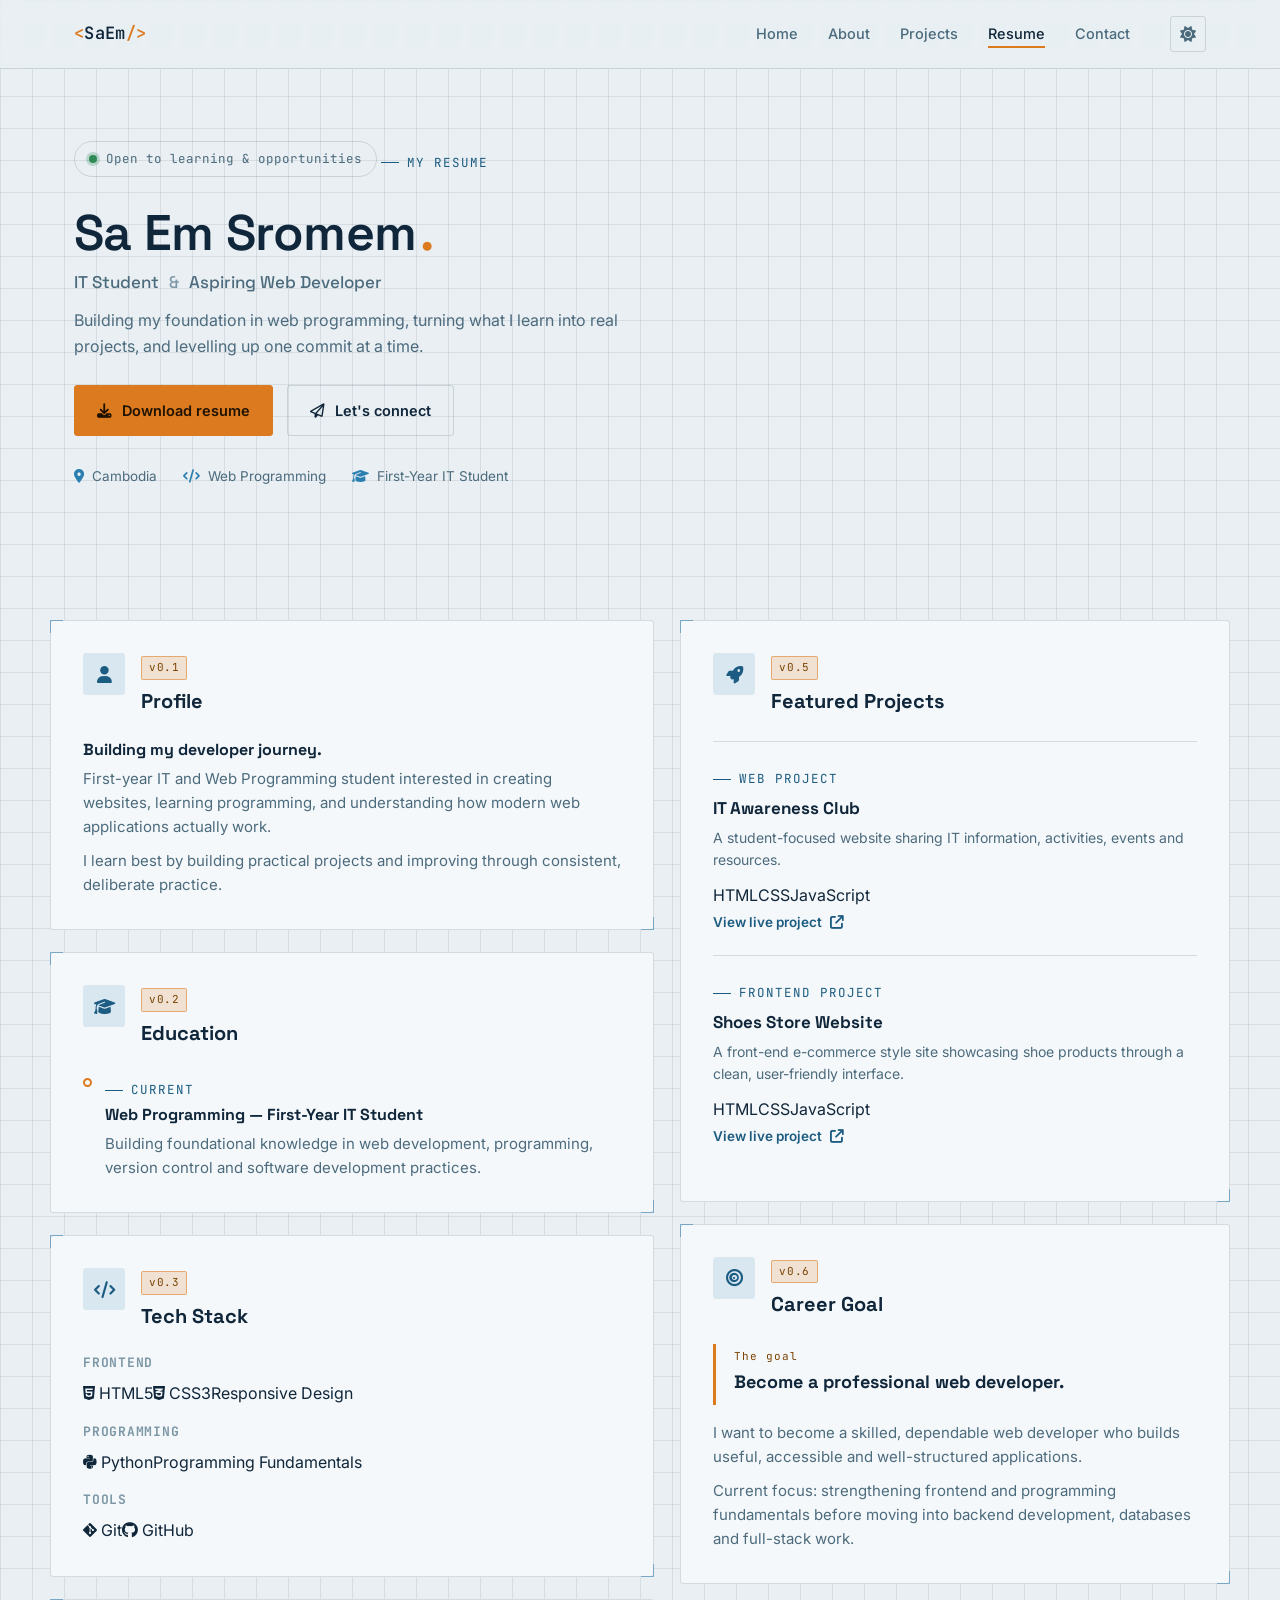
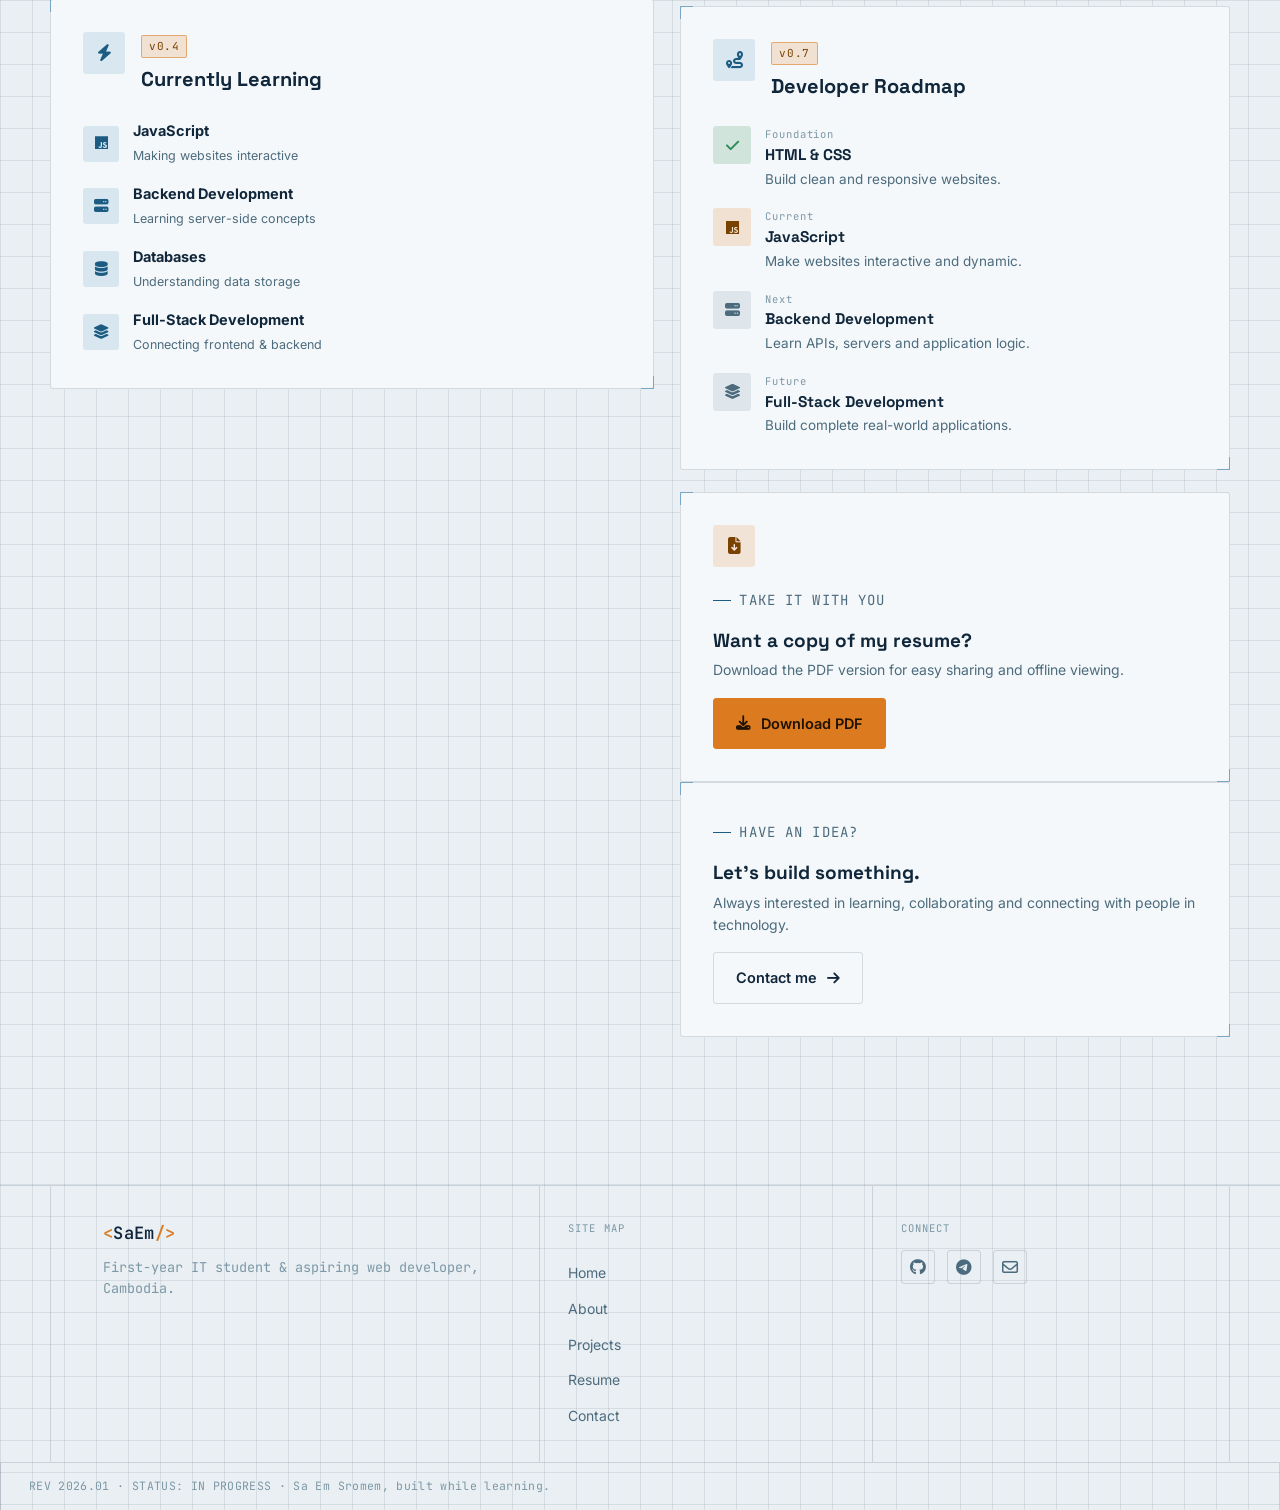
<file: pages/resume.html>
<!DOCTYPE html>
<html lang="en">

<head>

  <meta charset="UTF-8">
  <meta name="viewport" content="width=device-width, initial-scale=1.0">

  <title>Resume | Sa Em Sromem</title>
  <meta name="description"
    content="Resume of Sa Em Sromem, an IT and Web Programming student building skills in HTML, CSS, Python, JavaScript, Git and GitHub.">
  <meta name="author" content="Sa Em Sromem">
  <meta name="keywords"
    content="Sa Em Sromem, Resume, IT Student, Web Programming, Web Developer, HTML, CSS, Python, JavaScript, Git, GitHub, Cambodia">
  <meta name="robots" content="index, follow">
  <meta name="theme-color" content="#0D2839">

  <meta property="og:title" content="Resume | Sa Em Sromem">
  <meta property="og:description" content="Education, technical skills, projects and development roadmap.">
  <meta property="og:type" content="profile">

  <link rel="preconnect" href="https://fonts.googleapis.com">
  <link rel="preconnect" href="https://fonts.gstatic.com" crossorigin>
  <link
    href="https://fonts.googleapis.com/css2?family=Space+Grotesk:wght@500;600;700&family=Inter:wght@400;500;600;700&family=JetBrains+Mono:wght@400;500;600&display=swap"
    rel="stylesheet">
  <link rel="stylesheet" href="https://cdnjs.cloudflare.com/ajax/libs/font-awesome/6.5.2/css/all.min.css">

  <link rel="stylesheet" href="../css/style.css">
  <link rel="stylesheet" href="../css/dark-mode.css">
  <link rel="stylesheet" href="../css/resume.css">
  <link rel="stylesheet" href="../css/responsive.css">

</head>

<body>

  <header>
    <nav class="navbar" aria-label="Main navigation">
      <div class="container">
        <a href="../index.html" class="nav-logo" aria-label="Sa Em Sromem Home"><span
            class="bracket">&lt;</span>SaEm<span class="bracket">/&gt;</span></a>
        <div class="nav-menu">
          <ul class="nav-links">
            <li><a href="../index.html">Home</a></li>
            <li><a href="about.html">About</a></li>
            <li><a href="projects.html">Projects</a></li>
            <li><a href="resume.html" class="active" aria-current="page">Resume</a></li>
            <li><a href="contact.html">Contact</a></li>
          </ul>
          <div class="nav-actions">
            <button class="theme-toggle" type="button" aria-label="Switch to dark mode" aria-pressed="false">
              <i class="fa-solid fa-sun icon-sun" aria-hidden="true"></i>
              <i class="fa-solid fa-moon icon-moon" aria-hidden="true"></i>
            </button>
            <button class="hamburger" type="button" aria-label="Open navigation menu" aria-expanded="false">
              <span></span><span></span><span></span>
            </button>
          </div>
        </div>
      </div>
    </nav>
  </header>

  <main>

    <section class="resume-hero section" aria-labelledby="resume-title">
      <div class="container">
        <div class="resume-hero-content reveal">
          <div class="status-badge"><span class="status-dot"></span>Open to learning &amp; opportunities</div>
          <p class="eyebrow">My resume</p>
          <h1 id="resume-title">Sa Em Sromem<span class="gradient-text">.</span></h1>
          <h2 class="resume-role">IT Student <span>&amp;</span> Aspiring Web Developer</h2>
          <p class="resume-intro">Building my foundation in web programming, turning what I learn into real projects,
            and levelling up one commit at a time.</p>
          <div class="hero-actions">
            <a href="../assets/resume/Sa-Em-Sromem-Resume.pdf" class="btn btn-primary" download><i
                class="fa-solid fa-download"></i> Download resume</a>
            <a href="contact.html" class="btn btn-secondary"><i class="fa-regular fa-paper-plane"></i> Let's connect</a>
          </div>
          <div class="resume-meta">
            <div class="resume-meta-item"><i class="fa-solid fa-location-dot"></i><span>Cambodia</span></div>
            <div class="resume-meta-item"><i class="fa-solid fa-code"></i><span>Web Programming</span></div>
            <div class="resume-meta-item"><i class="fa-solid fa-graduation-cap"></i><span>First-Year IT Student</span>
            </div>
          </div>
        </div>
      </div>
    </section>

    <section class="section container">
      <div class="resume-grid">

        <div>

          <article class="card resume-block reveal">
            <div class="resume-heading">
              <div class="resume-icon"><i class="fa-solid fa-user"></i></div>
              <div><span class="section-number">v0.1</span>
                <h2>Profile</h2>
              </div>
            </div>
            <h3>Building my developer journey.</h3>
            <p>First-year IT and Web Programming student interested in creating websites, learning programming, and
              understanding how modern web applications actually work.</p>
            <p>I learn best by building practical projects and improving through consistent, deliberate practice.</p>
          </article>

          <article class="card resume-block reveal">
            <div class="resume-heading">
              <div class="resume-icon"><i class="fa-solid fa-graduation-cap"></i></div>
              <div><span class="section-number">v0.2</span>
                <h2>Education</h2>
              </div>
            </div>
            <div class="timeline">
              <div class="timeline-item">
                <span class="timeline-dot"></span>
                <div>
                  <span class="eyebrow" style="margin-bottom:6px;">Current</span>
                  <h3>Web Programming — First-Year IT Student</h3>
                  <p>Building foundational knowledge in web development, programming, version control and software
                    development practices.</p>
                </div>
              </div>
            </div>
          </article>

          <article class="card resume-block reveal">
            <div class="resume-heading">
              <div class="resume-icon"><i class="fa-solid fa-code"></i></div>
              <div><span class="section-number">v0.3</span>
                <h2>Tech Stack</h2>
              </div>
            </div>
            <div class="skill-group">
              <h3>Frontend</h3>
              <div class="project-tech"><span><i class="fa-brands fa-html5"></i> HTML5</span><span><i
                    class="fa-brands fa-css3-alt"></i> CSS3</span><span>Responsive Design</span></div>
            </div>
            <div class="skill-group">
              <h3>Programming</h3>
              <div class="project-tech"><span><i class="fa-brands fa-python"></i> Python</span><span>Programming
                  Fundamentals</span></div>
            </div>
            <div class="skill-group">
              <h3>Tools</h3>
              <div class="project-tech"><span><i class="fa-brands fa-git-alt"></i> Git</span><span><i
                    class="fa-brands fa-github"></i> GitHub</span></div>
            </div>
          </article>

          <article class="card resume-block reveal">
            <div class="resume-heading">
              <div class="resume-icon"><i class="fa-solid fa-bolt"></i></div>
              <div><span class="section-number">v0.4</span>
                <h2>Currently Learning</h2>
              </div>
            </div>
            <ul class="learning-list">
              <li><span class="learning-icon"><i class="fa-brands fa-js"></i></span>
                <div><strong>JavaScript</strong><small>Making websites interactive</small></div>
              </li>
              <li><span class="learning-icon"><i class="fa-solid fa-server"></i></span>
                <div><strong>Backend Development</strong><small>Learning server-side concepts</small></div>
              </li>
              <li><span class="learning-icon"><i class="fa-solid fa-database"></i></span>
                <div><strong>Databases</strong><small>Understanding data storage</small></div>
              </li>
              <li><span class="learning-icon"><i class="fa-solid fa-layer-group"></i></span>
                <div><strong>Full-Stack Development</strong><small>Connecting frontend &amp; backend</small></div>
              </li>
            </ul>
          </article>

        </div>

        <div>

          <article class="card resume-block reveal">
            <div class="resume-heading">
              <div class="resume-icon"><i class="fa-solid fa-rocket"></i></div>
              <div><span class="section-number">v0.5</span>
                <h2>Featured Projects</h2>
              </div>
            </div>

            <div class="resume-project">
              <span class="eyebrow" style="margin-bottom:6px;">Web project</span>
              <h3>IT Awareness Club</h3>
              <p>A student-focused website sharing IT information, activities, events and resources.</p>
              <div class="project-tech"><span>HTML</span><span>CSS</span><span>JavaScript</span></div>
              <a href="https://it-awareness-club-project.vercel.app/" target="_blank" rel="noopener noreferrer">View
                live project <i class="fa-solid fa-arrow-up-right-from-square"></i></a>
            </div>

            <div class="resume-project">
              <span class="eyebrow" style="margin-bottom:6px;">Frontend project</span>
              <h3>Shoes Store Website</h3>
              <p>A front-end e-commerce style site showcasing shoe products through a clean, user-friendly interface.
              </p>
              <div class="project-tech"><span>HTML</span><span>CSS</span><span>JavaScript</span></div>
              <a href="https://shoes-store-website-nine.vercel.app/" target="_blank" rel="noopener noreferrer">View live
                project <i class="fa-solid fa-arrow-up-right-from-square"></i></a>
            </div>
          </article>

          <article class="card resume-block reveal">
            <div class="resume-heading">
              <div class="resume-icon"><i class="fa-solid fa-bullseye"></i></div>
              <div><span class="section-number">v0.6</span>
                <h2>Career Goal</h2>
              </div>
            </div>
            <div class="goal-highlight">
              <span class="goal-label">The goal</span>
              <h3>Become a professional web developer.</h3>
            </div>
            <p>I want to become a skilled, dependable web developer who builds useful, accessible and well-structured
              applications.</p>
            <p>Current focus: strengthening frontend and programming fundamentals before moving into backend
              development, databases and full-stack work.</p>
          </article>

          <article class="card resume-block reveal">
            <div class="resume-heading">
              <div class="resume-icon"><i class="fa-solid fa-route"></i></div>
              <div><span class="section-number">v0.7</span>
                <h2>Developer Roadmap</h2>
              </div>
            </div>
            <div class="roadmap">
              <div class="roadmap-item completed">
                <span class="roadmap-icon"><i class="fa-solid fa-check"></i></span>
                <div><span class="roadmap-status">Foundation</span>
                  <h3>HTML &amp; CSS</h3>
                  <p>Build clean and responsive websites.</p>
                </div>
              </div>
              <div class="roadmap-item active">
                <span class="roadmap-icon"><i class="fa-brands fa-js"></i></span>
                <div><span class="roadmap-status">Current</span>
                  <h3>JavaScript</h3>
                  <p>Make websites interactive and dynamic.</p>
                </div>
              </div>
              <div class="roadmap-item">
                <span class="roadmap-icon"><i class="fa-solid fa-server"></i></span>
                <div><span class="roadmap-status">Next</span>
                  <h3>Backend Development</h3>
                  <p>Learn APIs, servers and application logic.</p>
                </div>
              </div>
              <div class="roadmap-item">
                <span class="roadmap-icon"><i class="fa-solid fa-layer-group"></i></span>
                <div><span class="roadmap-status">Future</span>
                  <h3>Full-Stack Development</h3>
                  <p>Build complete real-world applications.</p>
                </div>
              </div>
            </div>
          </article>

          <article class="card resume-cta reveal">
            <div class="resume-cta-icon"><i class="fa-solid fa-file-arrow-down"></i></div>
            <div>
              <p class="eyebrow">Take it with you</p>
              <h2>Want a copy of my resume?</h2>
              <p>Download the PDF version for easy sharing and offline viewing.</p>
            </div>
            <a href="../assets/resume/Sa-Em-Sromem-Resume.pdf" class="btn btn-primary" id="download-resume" download><i
                class="fa-solid fa-download"></i> Download PDF</a>
          </article>

          <article class="card resume-contact reveal">
            <div>
              <p class="eyebrow">Have an idea?</p>
              <h2>Let's build something.</h2>
              <p>Always interested in learning, collaborating and connecting with people in technology.</p>
            </div>
            <a href="contact.html" class="btn btn-secondary">Contact me <i class="fa-solid fa-arrow-right"></i></a>
          </article>

        </div>

      </div>
    </section>

  </main>

  <footer class="footer">
    <div class="container">
      <div class="footer-brand">
        <a href="../index.html" class="nav-logo" aria-label="Sa Em Sromem Home"><span
            class="bracket">&lt;</span>SaEm<span class="bracket">/&gt;</span></a>
        <p>First-year IT student &amp; aspiring web developer, Cambodia.</p>
      </div>
      <ul class="footer-links">
        <li><a href="../index.html">Home</a></li>
        <li><a href="about.html">About</a></li>
        <li><a href="projects.html">Projects</a></li>
        <li><a href="resume.html" aria-current="page">Resume</a></li>
        <li><a href="contact.html">Contact</a></li>
      </ul>
      <div class="footer-social">
        <div class="footer-social-row">
          <a href="https://github.com/saemsromem-cloud" target="_blank" rel="noopener noreferrer" aria-label="GitHub"><i
              class="fa-brands fa-github"></i></a>
          <a href="https://t.me/Em_Programming" target="_blank" rel="noopener noreferrer" aria-label="Telegram"><i
              class="fa-brands fa-telegram"></i></a>
          <a href="mailto:saemsromem@gmail.com" aria-label="Email"><i class="fa-regular fa-envelope"></i></a>
        </div>
      </div>
    </div>
    <p class="footer-bottom">REV <span data-current-year></span>.01 &middot; STATUS: IN PROGRESS &middot; Sa Em Sromem,
      built while learning.</p>
  </footer>

  <script src="../js/script.js"></script>
</body>

</html>
</file>
<file: css/style.css>
/* =========================================================
   SA EM SROMEM — PORTFOLIO DESIGN SYSTEM
   Concept: a drafting table. Light mode = paper + pencil ink,
   dark mode = cyanotype blueprint. Sections are "sheets",
   panels get frame-corner ticks, headings carry revision tags.
========================================================= */

:root {
  /* -- paper / light (default) -- */
  --bg: #E9EFF3;
  --bg-soft: #DEE7EC;
  --grid-line: rgba(16, 38, 58, 0.09);
  --panel: #F5F8FA;
  --panel-border: rgba(16, 38, 58, 0.14);
  --ink: #10263A;
  --ink-muted: #4C6B7D;
  --ink-faint: #7C97A6;

  --accent: #DB7A1F;
  /* amber marker */
  --accent-ink: #7A4200;
  --blue: #2B7FB0;
  /* blueprint blue */
  --blue-strong: #1C5C82;
  --ok: #2E8B57;

  --font-display: 'Space Grotesk', 'Inter', sans-serif;
  --font-body: 'Inter', system-ui, sans-serif;
  --font-mono: 'JetBrains Mono', ui-monospace, monospace;

  --radius: 3px;
  --container: 1180px;

  color-scheme: light;
}

/* dark-mode ("cyanotype") token overrides live in dark-mode.css */

/* ---------- reset ---------- */
* {
  box-sizing: border-box;
}

html {
  scroll-behavior: smooth;
}

body {
  margin: 0;
  background:
    linear-gradient(var(--grid-line) 1px, transparent 1px) 0 0 / 32px 32px,
    linear-gradient(90deg, var(--grid-line) 1px, transparent 1px) 0 0 / 32px 32px,
    var(--bg);
  color: var(--ink);
  font-family: var(--font-body);
  font-size: 16px;
  line-height: 1.6;
  -webkit-font-smoothing: antialiased;
  transition: background-color .25s ease, color .25s ease;
}

img {
  max-width: 100%;
  display: block;
}

a {
  color: inherit;
  text-decoration: none;
}

ul {
  list-style: none;
  margin: 0;
  padding: 0;
}

h1,
h2,
h3 {
  font-family: var(--font-display);
  color: var(--ink);
  margin: 0;
  line-height: 1.15;
}

p {
  margin: 0;
}

button {
  font: inherit;
  background: none;
  border: none;
  cursor: pointer;
  color: inherit;
}

:focus-visible {
  outline: 2px solid var(--accent);
  outline-offset: 3px;
}

@media (prefers-reduced-motion: reduce) {

  *,
  *::before,
  *::after {
    animation-duration: .001ms !important;
    transition-duration: .001ms !important;
    scroll-behavior: auto !important;
  }
}

.container {
  max-width: var(--container);
  margin: 0 auto;
  padding: 0 24px;
}

.section {
  padding: 88px 0;
}

/* ---------- eyebrow / revision tags ---------- */
.eyebrow {
  display: inline-flex;
  align-items: center;
  gap: 8px;
  font-family: var(--font-mono);
  font-size: 12.5px;
  letter-spacing: .08em;
  text-transform: uppercase;
  color: var(--blue-strong);
  margin: 0 0 14px;
}

.eyebrow::before {
  content: "";
  width: 18px;
  height: 1px;
  background: var(--blue-strong);
}

.eyebrow i {
  font-size: 11px;
}

.section-header,
.section-heading {
  max-width: 640px;
  margin: 0 0 48px;
}

.section-header h2,
.section-heading h2 {
  font-size: clamp(28px, 3.4vw, 40px);
  font-weight: 600;
  margin-bottom: 12px;
  letter-spacing: -0.01em;
}

.section-header p,
.section-heading p {
  color: var(--ink-muted);
  font-size: 16px;
}

/* revision/version tag — used where content markers previously read 01/02/03 */
.section-number,
.project-number,
.roadmap-number,
.goal-number,
.journey-number {
  display: inline-block;
  font-family: var(--font-mono);
  font-size: 11px;
  letter-spacing: .05em;
  color: var(--accent-ink);
  background: color-mix(in srgb, var(--accent) 18%, transparent);
  border: 1px solid color-mix(in srgb, var(--accent) 55%, transparent);
  padding: 2px 7px;
  border-radius: 2px;
  margin-bottom: 8px;
}

/* ---------- buttons ---------- */
.btn {
  display: inline-flex;
  align-items: center;
  gap: 10px;
  padding: 13px 22px;
  font-family: var(--font-body);
  font-weight: 600;
  font-size: 14.5px;
  border-radius: var(--radius);
  border: 1px solid transparent;
  transition: transform .15s ease, background-color .15s ease, border-color .15s ease, color .15s ease;
  white-space: nowrap;
}

.btn:hover {
  transform: translateY(-2px);
}

.btn-primary {
  background: var(--accent);
  color: #201200;
  border-color: var(--accent);
}

html.dark-mode .btn-primary {
  color: #201200;
}

.btn-primary:hover {
  background: color-mix(in srgb, var(--accent) 88%, white 12%);
}

.btn-secondary {
  background: transparent;
  color: var(--ink);
  border-color: var(--panel-border);
}

.btn-secondary:hover {
  border-color: var(--blue);
  color: var(--blue-strong);
}

/* ---------- nav ---------- */
header {
  position: sticky;
  top: 0;
  z-index: 50;
}

.navbar {
  background: color-mix(in srgb, var(--bg) 88%, transparent);
  backdrop-filter: blur(10px);
  border-bottom: 1px solid var(--panel-border);
}

.navbar .container {
  display: flex;
  align-items: center;
  justify-content: space-between;
  height: 68px;
}

.nav-logo {
  font-family: var(--font-mono);
  font-weight: 600;
  font-size: 17px;
  letter-spacing: .02em;
}

.nav-logo .bracket {
  color: var(--accent);
}

.nav-menu {
  display: flex;
  align-items: center;
  gap: 40px;
}

.nav-links {
  display: flex;
  gap: 30px;
}

.nav-links a {
  font-size: 14.5px;
  font-weight: 500;
  color: var(--ink-muted);
  position: relative;
  padding: 4px 0;
}

.nav-links a:hover,
.nav-links a.active {
  color: var(--ink);
}

.nav-links a.active::after {
  content: "";
  position: absolute;
  left: 0;
  right: 0;
  bottom: -2px;
  height: 2px;
  background: var(--accent);
}

.nav-actions {
  display: flex;
  align-items: center;
  gap: 14px;
}

.theme-toggle {
  width: 36px;
  height: 36px;
  display: grid;
  place-items: center;
  border: 1px solid var(--panel-border);
  border-radius: var(--radius);
  color: var(--ink-muted);
}

.theme-toggle .icon-moon {
  display: none;
}

html.dark-mode .theme-toggle .icon-sun {
  display: none;
}

html.dark-mode .theme-toggle .icon-moon {
  display: block;
}

.theme-toggle:hover {
  color: var(--accent);
  border-color: var(--accent);
}

.hamburger {
  display: none;
  width: 36px;
  height: 36px;
  flex-direction: column;
  justify-content: center;
  gap: 5px;
}

.hamburger span {
  width: 20px;
  height: 2px;
  background: var(--ink);
  transition: transform .2s ease, opacity .2s ease;
}

/* ---------- panels / cards with frame-corner ticks ---------- */
.card {
  position: relative;
  background: var(--panel);
  border: 1px solid var(--panel-border);
  border-radius: var(--radius);
  padding: 32px;
}

.card::before,
.card::after,
.developer-card::before,
.developer-card::after {
  content: "";
  position: absolute;
  width: 12px;
  height: 12px;
  border: 1.5px solid var(--blue);
  opacity: .55;
  pointer-events: none;
}

.card::before {
  top: -1px;
  left: -1px;
  border-right: none;
  border-bottom: none;
}

.card::after {
  bottom: -1px;
  right: -1px;
  border-left: none;
  border-top: none;
}

.resume-heading {
  display: flex;
  align-items: flex-start;
  gap: 16px;
  margin-bottom: 18px;
}

.resume-icon {
  width: 42px;
  height: 42px;
  flex-shrink: 0;
  display: grid;
  place-items: center;
  background: color-mix(in srgb, var(--blue) 14%, transparent);
  color: var(--blue-strong);
  border-radius: var(--radius);
  font-size: 17px;
}

.resume-block {
  margin-bottom: 22px;
}

.resume-block h2 {
  font-size: 20px;
  margin: 2px 0 10px;
}

.resume-block h3 {
  font-size: 16px;
  margin: 0 0 8px;
  color: var(--ink);
}

.resume-block p {
  color: var(--ink-muted);
  margin-bottom: 10px;
  font-size: 15px;
}

.resume-block p:last-child {
  margin-bottom: 0;
}

/* ---------- reveal-on-scroll ---------- */
.reveal {
  opacity: 0;
  transform: translateY(18px);
  transition: opacity .6s ease, transform .6s ease;
}

.reveal.is-visible {
  opacity: 1;
  transform: translateY(0);
}

/* ---------- footer as a title block ---------- */
.footer {
  border-top: 1px solid var(--panel-border);
  margin-top: 60px;
  padding: 0;
}

.footer .container {
  display: grid;
  grid-template-columns: 1.4fr 1fr 1fr;
  border-left: 1px solid var(--panel-border);
  border-right: 1px solid var(--panel-border);
}

.footer-brand,
.footer-links,
.footer-social {
  padding: 34px 28px;
  border-right: 1px solid var(--panel-border);
}

.footer-social {
  border-right: none;
}

.footer-brand .nav-logo {
  margin-bottom: 10px;
  display: inline-block;
}

.footer-brand p {
  color: var(--ink-faint);
  font-size: 13.5px;
  font-family: var(--font-mono);
}

.footer-links::before,
.footer-social::before {
  content: "SITE MAP";
  display: block;
  font-family: var(--font-mono);
  font-size: 10.5px;
  letter-spacing: .1em;
  color: var(--ink-faint);
  margin-bottom: 14px;
}

.footer-social::before {
  content: "CONNECT";
}

.footer-links {
  display: flex;
  flex-direction: column;
  gap: 10px;
}

.footer-links li a {
  font-size: 14px;
  color: var(--ink-muted);
}

.footer-links li a:hover {
  color: var(--accent);
}

.footer-social {
  display: flex;
  flex-direction: column;
}

.footer-social-row {
  display: flex;
  gap: 12px;
}

.footer-social a {
  width: 34px;
  height: 34px;
  display: grid;
  place-items: center;
  border: 1px solid var(--panel-border);
  border-radius: var(--radius);
  color: var(--ink-muted);
}

.footer-social a:hover {
  color: var(--accent);
  border-color: var(--accent);
}

.footer-bottom {
  margin: 0;
  padding: 14px 28px;
  border-left: 1px solid var(--panel-border);
  border-right: 1px solid var(--panel-border);
  border-top: 1px solid var(--panel-border);
  font-family: var(--font-mono);
  font-size: 11.5px;
  color: var(--ink-faint);
  letter-spacing: .03em;
}

/* ---------- misc shared ---------- */
.status-dot,
.status-badge .status-dot,
.availability-dot {
  width: 8px;
  height: 8px;
  border-radius: 50%;
  background: var(--ok);
  box-shadow: 0 0 0 3px color-mix(in srgb, var(--ok) 25%, transparent);
  display: inline-block;
}

.status-badge,
.hero-status,
.availability {
  display: inline-flex;
  align-items: center;
  gap: 9px;
  font-family: var(--font-mono);
  font-size: 12.5px;
  color: var(--ink-muted);
  border: 1px solid var(--panel-border);
  padding: 7px 14px;
  border-radius: 30px;
  margin-bottom: 22px;
}
</file>
<file: css/dark-mode.css>
/* =========================================================
   CYANOTYPE MODE — the drafting table at night.
   Toggled by adding "dark-mode" to <html> (see js/script.js).
========================================================= */

html.dark-mode {
  --bg: #0D2839;
  --bg-soft: #0A2130;
  --grid-line: rgba(180, 220, 235, 0.08);
  --panel: #123146;
  --panel-border: rgba(180, 220, 235, 0.16);
  --ink: #E7F1F5;
  --ink-muted: #9FBED0;
  --ink-faint: #6E8FA1;

  --accent: #F2A93B;
  --accent-ink: #2A1800;
  --blue: #6FC3E8;
  --blue-strong: #9AD8F2;
  --ok: #6FCF97;

  color-scheme: dark;
}
</file>
<file: css/responsive.css>
/* =========================================================
   RESPONSIVE
========================================================= */

@media (max-width: 900px) {
  .resume-grid {
    grid-template-columns: 1fr !important;
  }

  .about-intro-grid {
    grid-template-columns: 1fr !important;
  }

  .contact-wrapper {
    grid-template-columns: 1fr !important;
  }

  .projects-grid {
    grid-template-columns: 1fr !important;
  }

  .footer .container {
    grid-template-columns: 1fr !important;
  }

  .footer-brand,
  .footer-links,
  .footer-social {
    border-right: none !important;
    border-bottom: 1px solid var(--panel-border);
  }
}

@media (max-width: 780px) {
  .nav-links {
    position: fixed;
    top: 68px;
    left: 0;
    right: 0;
    flex-direction: column;
    background: var(--bg);
    border-bottom: 1px solid var(--panel-border);
    padding: 18px 24px 28px;
    gap: 18px;
    transform: translateY(-8px);
    opacity: 0;
    pointer-events: none;
    transition: opacity .2s ease, transform .2s ease;
  }

  .nav-menu.is-open .nav-links {
    opacity: 1;
    transform: translateY(0);
    pointer-events: auto;
  }

  .hamburger {
    display: flex;
  }

  .hamburger.is-open span:nth-child(1) {
    transform: translateY(7px) rotate(45deg);
  }

  .hamburger.is-open span:nth-child(2) {
    opacity: 0;
  }

  .hamburger.is-open span:nth-child(3) {
    transform: translateY(-7px) rotate(-45deg);
  }

  .section {
    padding: 60px 0;
  }

  .hero-actions,
  .about-hero-actions,
  .about-cta-actions {
    flex-direction: column;
    align-items: stretch;
  }

  .resume-hero-content .hero-actions .btn,
  .about-hero-actions .btn {
    width: 100%;
    justify-content: center;
  }
}

@media (max-width: 640px) {

  .skills-grid,
  .goals-grid,
  .roadmap-grid,
  .mindset-grid,
  .focus-grid,
  .tech-stack {
    grid-template-columns: 1fr !important;
  }
}
</file>
<file: css/home.css>
/* ==========================================================================
   home.css — Homepage Sections
   Sa Em Sromem Portfolio
   ========================================================================== */


/* ==========================================================================
   1. HERO SECTION
   ========================================================================== */

.hero-section {
    position: relative;

    padding: 88px 0 72px;

    overflow: hidden;
}

.hero-grid {
    display: grid;

    grid-template-columns: 1.05fr 0.95fr;

    align-items: center;

    gap: 64px;
}


/* ==========================================================================
   2. HERO STATUS
   ========================================================================== */

.hero-status {
    display: inline-flex;

    align-items: center;

    gap: 9px;

    margin-bottom: 22px;

    padding: 7px 14px;

    border: 1px solid var(--color-border);

    border-radius: var(--radius-full);

    background: var(--color-bg-alt);

    color: var(--color-text-muted);

    font-family: var(--font-mono);

    font-size: 0.78rem;
}

.status-dot {
    width: 7px;
    height: 7px;

    border-radius: 50%;

    background: var(--color-primary);

    animation: pulse 2s infinite;
}

@keyframes pulse {

    0% {
        box-shadow: 0 0 0 0 rgba(37, 99, 235, 0.5);
    }

    70% {
        box-shadow: 0 0 0 8px rgba(37, 99, 235, 0);
    }

    100% {
        box-shadow: 0 0 0 0 rgba(37, 99, 235, 0);
    }

}


/* ==========================================================================
   3. HERO CONTENT
   ========================================================================== */

.hero-content h1 {
    margin-bottom: 10px;

    font-size: clamp(2.4rem, 4.4vw, 3.6rem);

    line-height: 1.08;
}

.hero-role {
    margin-bottom: 20px;

    color: var(--color-text-muted);

    font-family: var(--font-body);

    font-weight: 500;

    font-size: clamp(1.05rem, 1.6vw, 1.3rem);
}

.hero-role .divider {
    margin: 0 8px;

    color: var(--color-primary);
}

.hero-text {
    max-width: 480px;

    margin-bottom: 30px;

    color: var(--color-text-muted);

    font-size: 1.02rem;
}


/* ==========================================================================
   4. HERO TECH STACK
   ========================================================================== */

.hero-tech-stack {
    display: flex;

    flex-wrap: wrap;

    gap: 10px;

    margin-bottom: 34px;
}

.hero-tech-stack span {
    display: inline-flex;

    align-items: center;

    gap: 8px;

    padding: 8px 14px;

    border: 1px solid var(--color-border);

    border-radius: var(--radius-sm);

    background: var(--color-bg-alt);

    color: var(--color-text-muted);

    font-family: var(--font-mono);

    font-size: 0.82rem;
}

.hero-tech-stack i {
    color: var(--color-primary);
}


/* ==========================================================================
   5. HERO ACTIONS & SOCIALS
   ========================================================================== */

.hero-actions {
    display: flex;

    flex-wrap: wrap;

    gap: 14px;

    margin-bottom: 36px;
}

.hero-socials {
    display: flex;

    align-items: center;

    gap: 16px;
}

.social-label {
    color: var(--color-text-muted);

    font-family: var(--font-mono);

    font-size: 0.72rem;

    letter-spacing: 0.08em;
}

.hero-socials a {
    width: 38px;
    height: 38px;

    display: flex;

    align-items: center;
    justify-content: center;

    border: 1px solid var(--color-border);

    border-radius: 50%;

    background: var(--color-bg-alt);

    color: var(--color-text-muted);

    transition:
        color var(--transition-fast),
        border-color var(--transition-fast),
        transform var(--transition-fast);
}

.hero-socials a:hover {
    transform: translateY(-2px);

    border-color: var(--color-primary);

    color: var(--color-primary);
}


/* ==========================================================================
   6. TERMINAL CARD
   ========================================================================== */

.hero-image-wrap {
    position: relative;
}

.developer-card {
    overflow: hidden;

    background: var(--color-surface);

    border: 1px solid var(--color-border);

    border-radius: var(--radius-lg);

    box-shadow: var(--shadow-lg);
}

.developer-card-top {
    display: flex;

    align-items: center;

    gap: 10px;

    padding: 14px 18px;

    background: var(--color-bg-alt);

    border-bottom: 1px solid var(--color-border);
}

.window-dots {
    display: flex;

    gap: 6px;
}

.window-dots span {
    width: 10px;
    height: 10px;

    border-radius: 50%;

    background: var(--color-text-muted);

    opacity: 0.4;
}

.window-dots span:nth-child(1) {
    background: #ef4444;
    opacity: 0.8;
}

.window-dots span:nth-child(2) {
    background: #f59e0b;
    opacity: 0.8;
}

.window-dots span:nth-child(3) {
    background: #22c55e;
    opacity: 0.8;
}

.window-title {
    margin-left: 4px;

    color: var(--color-text-muted);

    font-family: var(--font-mono);

    font-size: 0.78rem;
}

.developer-profile {
    display: flex;

    align-items: center;

    gap: 16px;

    padding: 22px 20px;

    border-bottom: 1px solid var(--color-border);
}

.profile-ring {
    flex-shrink: 0;

    width: 64px;
    height: 64px;

    padding: 2px;

    border-radius: 14px;

    background: linear-gradient(135deg, var(--color-primary), var(--color-primary-light));
}

.profile-ring img {
    width: 100%;
    height: 100%;

    border-radius: 12px;

    object-fit: cover;

    background: var(--color-bg);
}

.profile-info h3 {
    margin-bottom: 4px;

    font-size: 1.05rem;
}

.profile-info p {
    color: var(--color-primary);

    font-family: var(--font-mono);

    font-size: 0.8rem;
}

.code-window {
    padding: 20px;

    font-family: var(--font-mono);

    font-size: 0.85rem;
}

.code-line {
    display: flex;

    gap: 12px;

    padding: 3px 0;

    white-space: pre;
}

.code-number {
    width: 16px;

    text-align: right;

    color: var(--color-text-muted);

    opacity: 0.5;

    user-select: none;
}

.code-purple {
    color: #7c3aed;
}

.code-white {
    color: var(--color-text);
}

.code-blue {
    color: var(--color-primary);
}

.code-green {
    color: #16a34a;
}

.code-orange {
    color: #d97706;
}

.caret {
    display: inline-block;

    width: 7px;
    height: 15px;

    margin-left: 2px;

    background: var(--color-primary);

    vertical-align: -2px;

    animation: blink 1s steps(1) infinite;
}

@keyframes blink {

    50% {
        opacity: 0;
    }

}

.developer-card-bottom {
    display: flex;

    justify-content: space-between;

    padding: 14px 20px;

    background: var(--color-bg-alt);

    color: var(--color-text-muted);

    font-family: var(--font-mono);

    font-size: 0.76rem;
}

.developer-card-bottom span {
    display: flex;

    align-items: center;

    gap: 6px;
}

.floating-badge {
    position: absolute;

    top: -16px;
    right: 24px;

    display: flex;

    align-items: center;

    gap: 8px;

    padding: 9px 16px;

    border-radius: var(--radius-full);

    background: var(--color-primary);

    color: #ffffff;

    font-family: var(--font-mono);

    font-size: 0.78rem;

    font-weight: 600;

    box-shadow: var(--shadow-md);
}


/* ==========================================================================
   7. TECH MARQUEE
   ========================================================================== */

.tech-marquee {
    overflow: hidden;

    padding: 16px 0;

    background: var(--color-bg-alt);

    border-top: 1px solid var(--color-border);
    border-bottom: 1px solid var(--color-border);
}

.marquee-track {
    display: flex;

    align-items: center;

    gap: 36px;

    width: max-content;

    color: var(--color-text-muted);

    font-family: var(--font-mono);

    font-size: 0.85rem;

    letter-spacing: 0.05em;

    animation: scroll 26s linear infinite;
}

.marquee-track span::before {
    content: "$ ";

    color: var(--color-primary);
}

.marquee-track i {
    font-size: 0.5rem;

    color: var(--color-primary-light);
}

@keyframes scroll {

    0% {
        transform: translateX(0);
    }

    100% {
        transform: translateX(-50%);
    }

}


/* ==========================================================================
   8. SECTION HEADING
   ========================================================================== */

.section {
    padding: 96px 0;
}

.section-heading {
    max-width: 640px;

    margin: 0 auto 56px;

    text-align: center;
}

.section-heading h2 {
    margin-bottom: 14px;

    font-size: clamp(1.8rem, 3vw, 2.4rem);
}

.section-heading p {
    color: var(--color-text-muted);

    font-size: 1.02rem;
}

.section-heading .eyebrow {
    justify-content: center;
}


/* ==========================================================================
   9. JOURNEY LOG ("What I Do")
   ========================================================================== */

.journey-log {
    position: relative;

    max-width: 760px;

    margin: 0 auto;
}

.journey-log::before {
    content: "";

    position: absolute;

    top: 10px;
    bottom: 10px;
    left: 23px;

    width: 1px;

    background: linear-gradient(var(--color-border), transparent);
}

.journey-item {
    position: relative;

    display: grid;

    grid-template-columns: 48px 1fr;

    gap: 20px;

    padding-bottom: 44px;
}

.journey-item:last-child {
    padding-bottom: 0;
}

.journey-node {
    z-index: 1;

    width: 48px;
    height: 48px;

    display: flex;

    align-items: center;
    justify-content: center;

    border: 1px solid var(--color-border);

    border-radius: 50%;

    background: var(--color-surface);

    color: var(--color-primary);

    font-family: var(--font-mono);

    font-size: 0.9rem;
}

.journey-body {
    padding: 22px 24px;

    background: var(--color-surface);

    border: 1px solid var(--color-border);

    border-radius: var(--radius-lg);

    box-shadow: var(--shadow-sm);
}

.journey-meta {
    display: flex;

    flex-wrap: wrap;

    align-items: center;

    gap: 10px;

    margin-bottom: 10px;

    color: var(--color-text-muted);

    font-family: var(--font-mono);

    font-size: 0.76rem;
}

.journey-meta .hash {
    color: var(--color-primary);
}

.journey-body h3 {
    margin-bottom: 8px;

    font-size: 1.15rem;
}

.journey-body p {
    color: var(--color-text-muted);

    font-size: 0.96rem;
}


/* ==========================================================================
   10. CTA
   ========================================================================== */

.modern-cta {
    position: relative;

    overflow: hidden;

    padding: 64px 48px;

    text-align: center;

    background: var(--color-bg-alt);

    border: 1px solid var(--color-border);

    border-radius: var(--radius-lg);
}

.cta-decoration {
    position: absolute;

    top: -30px;
    right: -10px;

    color: rgba(37, 99, 235, 0.07);

    font-family: var(--font-mono);

    font-size: 9rem;

    font-weight: 700;

    pointer-events: none;

    user-select: none;
}

.cta-content {
    position: relative;

    z-index: 1;

    max-width: 560px;

    margin: 0 auto;
}

.modern-cta h2 {
    margin: 12px 0 16px;

    font-size: clamp(1.8rem, 3.4vw, 2.5rem);
}

.modern-cta h2 span {
    display: block;

    margin-top: 6px;

    color: var(--color-text-muted);

    font-family: var(--font-body);

    font-weight: 500;

    font-size: 0.6em;
}

.modern-cta>.cta-content>p {
    margin-bottom: 32px;

    color: var(--color-text-muted);
}


/* ==========================================================================
   11. DARK MODE
   ========================================================================== */

body.dark-theme .hero-status,
body.dark-theme .hero-tech-stack span,
body.dark-theme .hero-socials a {
    background: var(--color-surface);
}

body.dark-theme .developer-card {
    box-shadow: var(--shadow-lg);
}

body.dark-theme .code-purple {
    color: #a78bfa;
}

body.dark-theme .code-green {
    color: #4ade80;
}

body.dark-theme .code-orange {
    color: #fbbf24;
}

body.dark-theme .journey-body {
    background: var(--color-surface);
}

body.dark-theme .modern-cta {
    background: var(--color-surface);
}

body.dark-theme .cta-decoration {
    color: rgba(96, 165, 250, 0.08);
}


/* ==========================================================================
   12. TABLET — ≤ 960px
   ========================================================================== */

@media (max-width: 960px) {

    .hero-grid {
        grid-template-columns: 1fr;

        gap: 48px;
    }

    .hero-image-wrap {
        max-width: 440px;
    }

}


/* ==========================================================================
   13. MOBILE — ≤ 700px
   ========================================================================== */

@media (max-width: 700px) {

    .section {
        padding: 64px 0;
    }

    .modern-cta {
        padding: 44px 24px;
    }

}


/* ==========================================================================
   14. REDUCED MOTION
   ========================================================================== */

@media (prefers-reduced-motion: reduce) {

    .status-dot,
    .caret,
    .marquee-track {
        animation: none !important;
    }

}
</file>
<file: css/about.css>
/* ================= ABOUT ================= */

.about-hero {
    padding: 72px 0 40px;
    display: flex;
    flex-direction: column;
    gap: 26px;
}

.about-hero-content h1 {
    font-size: clamp(34px, 5vw, 56px);
    font-weight: 600;
    letter-spacing: -0.015em;
    max-width: 720px;
}

.about-hero-content h1 .accent-text {
    color: var(--accent);
}

.about-hero-description {
    color: var(--ink-muted);
    font-size: 17px;
    max-width: 560px;
    margin-top: 18px;
}

.about-hero-actions {
    display: flex;
    gap: 14px;
    margin-top: 28px;
}

.about-hero-badge {
    align-self: flex-start;
    display: inline-flex;
    align-items: center;
    gap: 9px;
    font-family: var(--font-mono);
    font-size: 12.5px;
    border: 1px solid var(--panel-border);
    padding: 7px 14px;
    border-radius: 30px;
    color: var(--ink-muted);
}

.about-intro-grid {
    display: grid;
    grid-template-columns: 340px 1fr;
    gap: 32px;
    align-items: start;
}

.profile-card-top {
    display: flex;
    gap: 16px;
    align-items: center;
}

.profile-avatar {
    width: 54px;
    height: 54px;
    border-radius: var(--radius);
    background: color-mix(in srgb, var(--accent) 20%, transparent);
    color: var(--accent-ink);
    display: grid;
    place-items: center;
    font-family: var(--font-mono);
    font-weight: 600;
    font-size: 17px;
    flex-shrink: 0;
}

.about-profile-card h2 {
    font-size: 20px;
    margin: 2px 0 4px;
}

.profile-role {
    color: var(--ink-muted);
    font-size: 14px;
}

.profile-line {
    height: 1px;
    background: var(--panel-border);
    margin: 22px 0;
}

.profile-info {
    display: flex;
    flex-direction: column;
    gap: 16px;
}

.profile-info-item {
    display: flex;
    align-items: center;
    gap: 12px;
    font-size: 14px;
}

.profile-info-item i {
    color: var(--blue);
    width: 16px;
    text-align: center;
}

.profile-info-item span {
    display: block;
    color: var(--ink-faint);
    font-size: 12px;
}

.profile-info-item strong {
    font-weight: 600;
}

.about-intro-content h2 {
    font-size: clamp(24px, 2.8vw, 32px);
    margin: 4px 0 18px;
}

.about-intro-content p {
    color: var(--ink-muted);
    margin-bottom: 14px;
    font-size: 15.5px;
}

.about-intro-content p strong {
    color: var(--ink);
}

.quote-card {
    margin-top: 22px;
    border-left: 3px solid var(--accent);
    padding: 14px 20px;
    background: var(--panel);
    border-radius: 0 var(--radius) var(--radius) 0;
    display: flex;
    gap: 12px;
    align-items: flex-start;
}

.quote-card i {
    color: var(--accent);
    margin-top: 3px;
}

.quote-card p {
    font-family: var(--font-mono);
    font-size: 14px;
    color: var(--ink);
}

/* journey rail */
.about-journey-section {
    background: var(--bg-soft);
}

.journey-timeline {
    position: relative;
    padding-left: 28px;
}

.journey-timeline::before {
    content: "";
    position: absolute;
    left: 5px;
    top: 6px;
    bottom: 6px;
    width: 1px;
    background: repeating-linear-gradient(to bottom, var(--blue) 0 4px, transparent 4px 9px);
}

.journey-item {
    position: relative;
    padding-bottom: 36px;
    padding-left: 26px;
}

.journey-item:last-child {
    padding-bottom: 0;
}

.journey-number {
    position: absolute;
    left: -28px;
    top: 0;
    width: 11px;
    height: 11px;
    border-radius: 50%;
    background: var(--bg-soft);
    border: 2px solid var(--blue);
    font-size: 0;
    /* dot only; number moved into label below */
}

.journey-item-current .journey-number {
    background: var(--accent);
    border-color: var(--accent);
}

.journey-tag {
    font-family: var(--font-mono);
    font-size: 11px;
    letter-spacing: .08em;
    color: var(--blue-strong);
    margin-bottom: 6px;
    display: block;
}

.journey-item-current .journey-tag {
    color: var(--accent-ink);
}

.journey-content h3 {
    font-size: 18px;
    margin-bottom: 6px;
}

.journey-content p {
    color: var(--ink-muted);
    font-size: 14.5px;
    margin-bottom: 10px;
    max-width: 520px;
}

.journey-tech {
    display: flex;
    gap: 8px;
    flex-wrap: wrap;
}

.journey-tech span {
    font-family: var(--font-mono);
    font-size: 11.5px;
    border: 1px solid var(--panel-border);
    padding: 3px 9px;
    border-radius: 20px;
    color: var(--ink-muted);
}

/* focus grid */
.focus-grid,
.skills-grid {
    display: grid;
    grid-template-columns: repeat(3, 1fr);
    gap: 22px;
}

.focus-card,
.skill-card {
    text-align: left;
}

.focus-card-number {
    display: none;
}

.skill-icon {
    width: 40px;
    height: 40px;
    border-radius: var(--radius);
    background: color-mix(in srgb, var(--blue) 15%, transparent);
    color: var(--blue-strong);
    display: grid;
    place-items: center;
    margin-bottom: 16px;
    font-size: 16px;
}

.focus-card h3,
.skill-card h3 {
    font-size: 17px;
    margin-bottom: 8px;
}

.focus-card p,
.skill-card p {
    color: var(--ink-muted);
    font-size: 14.5px;
    margin-bottom: 14px;
}

.focus-status {
    display: inline-flex;
    align-items: center;
    gap: 7px;
    font-family: var(--font-mono);
    font-size: 11.5px;
    color: var(--ok);
}

.focus-status span {
    width: 6px;
    height: 6px;
    border-radius: 50%;
    background: var(--ok);
}

/* tech stack chips */
.tech-stack {
    display: grid;
    grid-template-columns: repeat(5, 1fr);
    gap: 14px;
}

.tech-item {
    position: relative;
    display: flex;
    flex-direction: column;
    align-items: center;
    gap: 10px;
    padding: 22px 12px;
    background: var(--panel);
    border: 1px solid var(--panel-border);
    border-radius: var(--radius);
    font-size: 13.5px;
    font-weight: 500;
}

.tech-item i {
    font-size: 22px;
    color: var(--blue-strong);
}

.tech-item-learning i {
    color: var(--accent);
}

.tech-item small {
    font-family: var(--font-mono);
    font-size: 10px;
    color: var(--accent-ink);
    background: color-mix(in srgb, var(--accent) 20%, transparent);
    padding: 2px 7px;
    border-radius: 20px;
}

/* roadmap + mindset grids reused on about page */
.roadmap-grid {
    display: grid;
    grid-template-columns: repeat(3, 1fr);
    gap: 22px;
}

.roadmap-card-highlight {
    border-color: var(--accent);
}

.roadmap-icon {
    width: 40px;
    height: 40px;
    border-radius: var(--radius);
    background: color-mix(in srgb, var(--accent) 16%, transparent);
    color: var(--accent-ink);
    display: grid;
    place-items: center;
    margin-bottom: 16px;
    font-size: 16px;
}

.roadmap-card h3 {
    font-size: 16.5px;
    margin-bottom: 8px;
}

.roadmap-card p {
    color: var(--ink-muted);
    font-size: 14px;
}

.mindset-grid {
    display: grid;
    grid-template-columns: repeat(2, 1fr);
    gap: 22px;
}

.mindset-card {
    display: flex;
    gap: 16px;
    align-items: flex-start;
}

.mindset-icon {
    width: 42px;
    height: 42px;
    border-radius: var(--radius);
    flex-shrink: 0;
    background: color-mix(in srgb, var(--blue) 15%, transparent);
    color: var(--blue-strong);
    display: grid;
    place-items: center;
    font-size: 17px;
}

.mindset-card h3 {
    font-size: 16.5px;
    margin: 4px 0 6px;
}

.mindset-card p {
    color: var(--ink-muted);
    font-size: 14px;
}

/* closing CTA */
.about-cta {
    display: flex;
    justify-content: space-between;
    align-items: center;
    gap: 32px;
    background: var(--panel);
    border: 1px solid var(--panel-border);
    border-radius: var(--radius);
    padding: 40px;
}

.about-cta h2 {
    font-size: 26px;
    margin: 4px 0 8px;
}

.about-cta p {
    color: var(--ink-muted);
    max-width: 440px;
}

.about-cta-actions {
    display: flex;
    gap: 14px;
    flex-shrink: 0;
}

@media (max-width: 780px) {
    .about-cta {
        flex-direction: column;
        align-items: flex-start;
    }

    .focus-grid,
    .skills-grid,
    .roadmap-grid,
    .mindset-grid {
        grid-template-columns: 1fr 1fr;
    }
}
</file>
<file: css/projects.css>
/* ================= PROJECTS ================= */

.projects-hero {
  padding: 72px 0 48px;
  max-width: 680px;
}

.projects-hero h1 {
  font-size: clamp(32px, 4.6vw, 50px);
  font-weight: 600;
  letter-spacing: -0.015em;
  margin: 6px 0 16px;
}

.projects-hero h1 .highlight {
  color: var(--accent);
}

.projects-hero p {
  color: var(--ink-muted);
  font-size: 16.5px;
  margin-bottom: 26px;
}

.projects-hero .hero-actions {
  display: flex;
  gap: 14px;
}

.projects-grid {
  display: grid;
  grid-template-columns: repeat(2, 1fr);
  gap: 26px;
  margin-bottom: 44px;
}

.project-card {
  padding: 0;
  overflow: hidden;
}

.project-image {
  position: relative;
  aspect-ratio: 16/10;
  overflow: hidden;
  background: var(--bg-soft);
}

.project-image img {
  width: 100%;
  height: 100%;
  object-fit: cover;
  transition: transform .4s ease;
}

.project-card:hover .project-image img {
  transform: scale(1.04);
}

.project-overlay {
  position: absolute;
  inset: 0;
  background: linear-gradient(0deg, rgba(13, 40, 57, .82), transparent 60%);
  display: flex;
  align-items: flex-end;
  padding: 16px;
  opacity: 0;
  transition: opacity .25s ease;
}

.project-card:hover .project-overlay {
  opacity: 1;
}

.project-overlay span {
  color: #fff;
  font-family: var(--font-mono);
  font-size: 12.5px;
  display: flex;
  gap: 8px;
  align-items: center;
}

.project-body {
  padding: 26px;
}

.project-meta {
  display: flex;
  align-items: center;
  justify-content: space-between;
  margin-bottom: 12px;
}

.project-status {
  display: inline-flex;
  align-items: center;
  gap: 7px;
  font-family: var(--font-mono);
  font-size: 11.5px;
  color: var(--ok);
}

.project-status .status-dot {
  width: 6px;
  height: 6px;
}

.project-body h3 {
  font-size: 19px;
  margin-bottom: 8px;
}

.project-body>p {
  color: var(--ink-muted);
  font-size: 14.5px;
  margin-bottom: 16px;
}

.project-tech {
  display: flex;
  gap: 8px;
  flex-wrap: wrap;
  margin-bottom: 18px;
}

.project-tech span {
  font-family: var(--font-mono);
  font-size: 11.5px;
  border: 1px solid var(--panel-border);
  padding: 3px 9px;
  border-radius: 20px;
  color: var(--ink-muted);
}

.project-actions .btn {
  width: 100%;
  justify-content: center;
  padding: 11px 20px;
  font-size: 13.5px;
}

.projects-note {
  display: flex;
  align-items: center;
  gap: 22px;
  border: 1px dashed var(--panel-border);
  border-radius: var(--radius);
  padding: 26px 30px;
}

.projects-note-icon {
  width: 46px;
  height: 46px;
  border-radius: var(--radius);
  flex-shrink: 0;
  background: color-mix(in srgb, var(--accent) 16%, transparent);
  color: var(--accent-ink);
  display: grid;
  place-items: center;
  font-size: 18px;
}

.projects-note-content h3 {
  font-size: 17px;
  margin: 4px 0 6px;
}

.projects-note-content p {
  color: var(--ink-muted);
  font-size: 14.5px;
}

.projects-note-arrow {
  margin-left: auto;
  color: var(--ink-faint);
  flex-shrink: 0;
}

.skills-grid {
  display: grid;
  grid-template-columns: repeat(3, 1fr);
  gap: 22px;
}

.skill-card h3 {
  font-size: 17px;
  margin-bottom: 8px;
}

.skill-card p {
  color: var(--ink-muted);
  font-size: 14.5px;
}

.goals-grid {
  display: grid;
  grid-template-columns: repeat(4, 1fr);
  gap: 18px;
}

.goal-card {
  display: flex;
  flex-direction: column;
  gap: 14px;
  text-align: left;
}

.goal-card>i {
  font-size: 20px;
  color: var(--blue-strong);
}

.goal-card h3 {
  font-size: 15.5px;
  margin-bottom: 6px;
}

.goal-card p {
  color: var(--ink-muted);
  font-size: 13.5px;
}

.projects-cta {
  display: flex;
  align-items: center;
  gap: 28px;
  padding: 40px;
}

.projects-cta-icon {
  width: 48px;
  height: 48px;
  border-radius: var(--radius);
  flex-shrink: 0;
  background: color-mix(in srgb, var(--accent) 16%, transparent);
  color: var(--accent-ink);
  display: grid;
  place-items: center;
  font-size: 19px;
}

.projects-cta-content {
  flex: 1;
}

.projects-cta-content h2 {
  font-size: 24px;
  margin: 4px 0 8px;
}

.projects-cta-content p {
  color: var(--ink-muted);
}

.projects-cta .hero-actions {
  display: flex;
  gap: 12px;
  flex-shrink: 0;
}

@media (max-width: 900px) {
  .goals-grid {
    grid-template-columns: repeat(2, 1fr);
  }
}

@media (max-width: 780px) {
  .projects-cta {
    flex-direction: column;
    align-items: flex-start;
  }

  .skills-grid {
    grid-template-columns: 1fr 1fr;
  }
}
</file>
<file: css/resume.css>
/* ================= RESUME ================= */

.resume-hero {
    padding: 72px 0 44px;
}

.resume-hero-content h1 {
    font-size: clamp(32px, 4.6vw, 50px);
    font-weight: 600;
    letter-spacing: -0.015em;
    display: flex;
    align-items: baseline;
    gap: 4px;
    margin: 6px 0 10px;
}

.resume-hero-content h1 .gradient-text {
    color: var(--accent);
}

.resume-role {
    font-size: 17px;
    font-weight: 500;
    color: var(--ink-muted);
    display: flex;
    gap: 10px;
    margin-bottom: 16px;
}

.resume-role span {
    color: var(--ink-faint);
}

.resume-intro {
    color: var(--ink-muted);
    font-size: 16px;
    max-width: 560px;
    margin-bottom: 26px;
}

.resume-hero .hero-actions {
    display: flex;
    gap: 14px;
    margin-bottom: 30px;
}

.resume-meta {
    display: flex;
    gap: 26px;
    flex-wrap: wrap;
}

.resume-meta-item {
    display: flex;
    align-items: center;
    gap: 8px;
    font-size: 13.5px;
    color: var(--ink-muted);
}

.resume-meta-item i {
    color: var(--blue);
}

.resume-grid {
    display: grid;
    grid-template-columns: 1.1fr 1fr;
    gap: 26px;
    align-items: start;
}

/* timeline (education) */
.timeline {
    position: relative;
    padding-left: 22px;
}

.timeline-item {
    position: relative;
}

.timeline-dot {
    position: absolute;
    left: -22px;
    top: 5px;
    width: 9px;
    height: 9px;
    border-radius: 50%;
    border: 2px solid var(--accent);
    background: var(--panel);
}

/* tech stack skill groups */
.skill-group {
    margin-bottom: 18px;
}

.skill-group:last-child {
    margin-bottom: 0;
}

.skill-group h3 {
    font-size: 13px;
    text-transform: uppercase;
    letter-spacing: .06em;
    color: var(--ink-faint);
    font-family: var(--font-mono);
    margin-bottom: 10px;
}

/* learning list */
.learning-list {
    display: flex;
    flex-direction: column;
    gap: 14px;
}

.learning-list li {
    display: flex;
    align-items: center;
    gap: 14px;
}

.learning-icon {
    width: 36px;
    height: 36px;
    border-radius: var(--radius);
    flex-shrink: 0;
    background: color-mix(in srgb, var(--blue) 15%, transparent);
    color: var(--blue-strong);
    display: grid;
    place-items: center;
    font-size: 14.5px;
}

.learning-list strong {
    display: block;
    font-size: 14.5px;
}

.learning-list small {
    color: var(--ink-muted);
    font-size: 12.5px;
}

/* featured projects on resume */
.resume-project {
    padding: 20px 0;
    border-top: 1px solid var(--panel-border);
}

.resume-project:first-of-type {
    border-top: none;
    padding-top: 6px;
}

.project-number {
    display: none;
}

.resume-project h3 {
    font-size: 17px;
    margin: 4px 0 8px;
}

.resume-project>p {
    color: var(--ink-muted);
    font-size: 14px;
    margin-bottom: 12px;
}

.resume-project a {
    display: inline-flex;
    align-items: center;
    gap: 8px;
    font-size: 13.5px;
    font-weight: 600;
    color: var(--blue-strong);
}

.resume-project a:hover {
    color: var(--accent);
}

/* career goal */
.goal-highlight {
    border-left: 3px solid var(--accent);
    padding: 4px 0 4px 18px;
    margin-bottom: 16px;
}

.goal-label {
    display: block;
    font-family: var(--font-mono);
    font-size: 11px;
    letter-spacing: .08em;
    color: var(--accent-ink);
    margin-bottom: 6px;
}

.goal-highlight h3 {
    font-size: 18px;
}

/* roadmap (vertical, resume variant) */
.roadmap {
    display: flex;
    flex-direction: column;
    gap: 18px;
}

.roadmap-item {
    display: flex;
    gap: 14px;
    align-items: flex-start;
}

.roadmap-icon {
    width: 38px;
    height: 38px;
    border-radius: var(--radius);
    flex-shrink: 0;
    background: color-mix(in srgb, var(--ink-faint) 18%, transparent);
    color: var(--ink-muted);
    display: grid;
    place-items: center;
    font-size: 15px;
}

.roadmap-item.completed .roadmap-icon {
    background: color-mix(in srgb, var(--ok) 18%, transparent);
    color: var(--ok);
}

.roadmap-item.active .roadmap-icon {
    background: color-mix(in srgb, var(--accent) 18%, transparent);
    color: var(--accent-ink);
}

.roadmap-status {
    display: block;
    font-family: var(--font-mono);
    font-size: 10.5px;
    letter-spacing: .08em;
    color: var(--ink-faint);
    margin-bottom: 4px;
}

.roadmap-item h3 {
    font-size: 15.5px;
    margin-bottom: 4px;
}

.roadmap-item p {
    color: var(--ink-muted);
    font-size: 13.5px;
}

/* resume CTA cards */
.resume-cta,
.resume-contact {
    display: flex;
    flex-direction: column;
    gap: 16px;
    align-items: flex-start;
}

.resume-cta-icon {
    width: 42px;
    height: 42px;
    border-radius: var(--radius);
    background: color-mix(in srgb, var(--accent) 16%, transparent);
    color: var(--accent-ink);
    display: grid;
    place-items: center;
    font-size: 17px;
}

.resume-cta h2,
.resume-contact h2 {
    font-size: 19px;
    margin: 4px 0 8px;
}

.resume-cta p,
.resume-contact p {
    color: var(--ink-muted);
    font-size: 14px;
}

@media (max-width: 900px) {
    .resume-grid {
        grid-template-columns: 1fr;
    }
}
</file>
